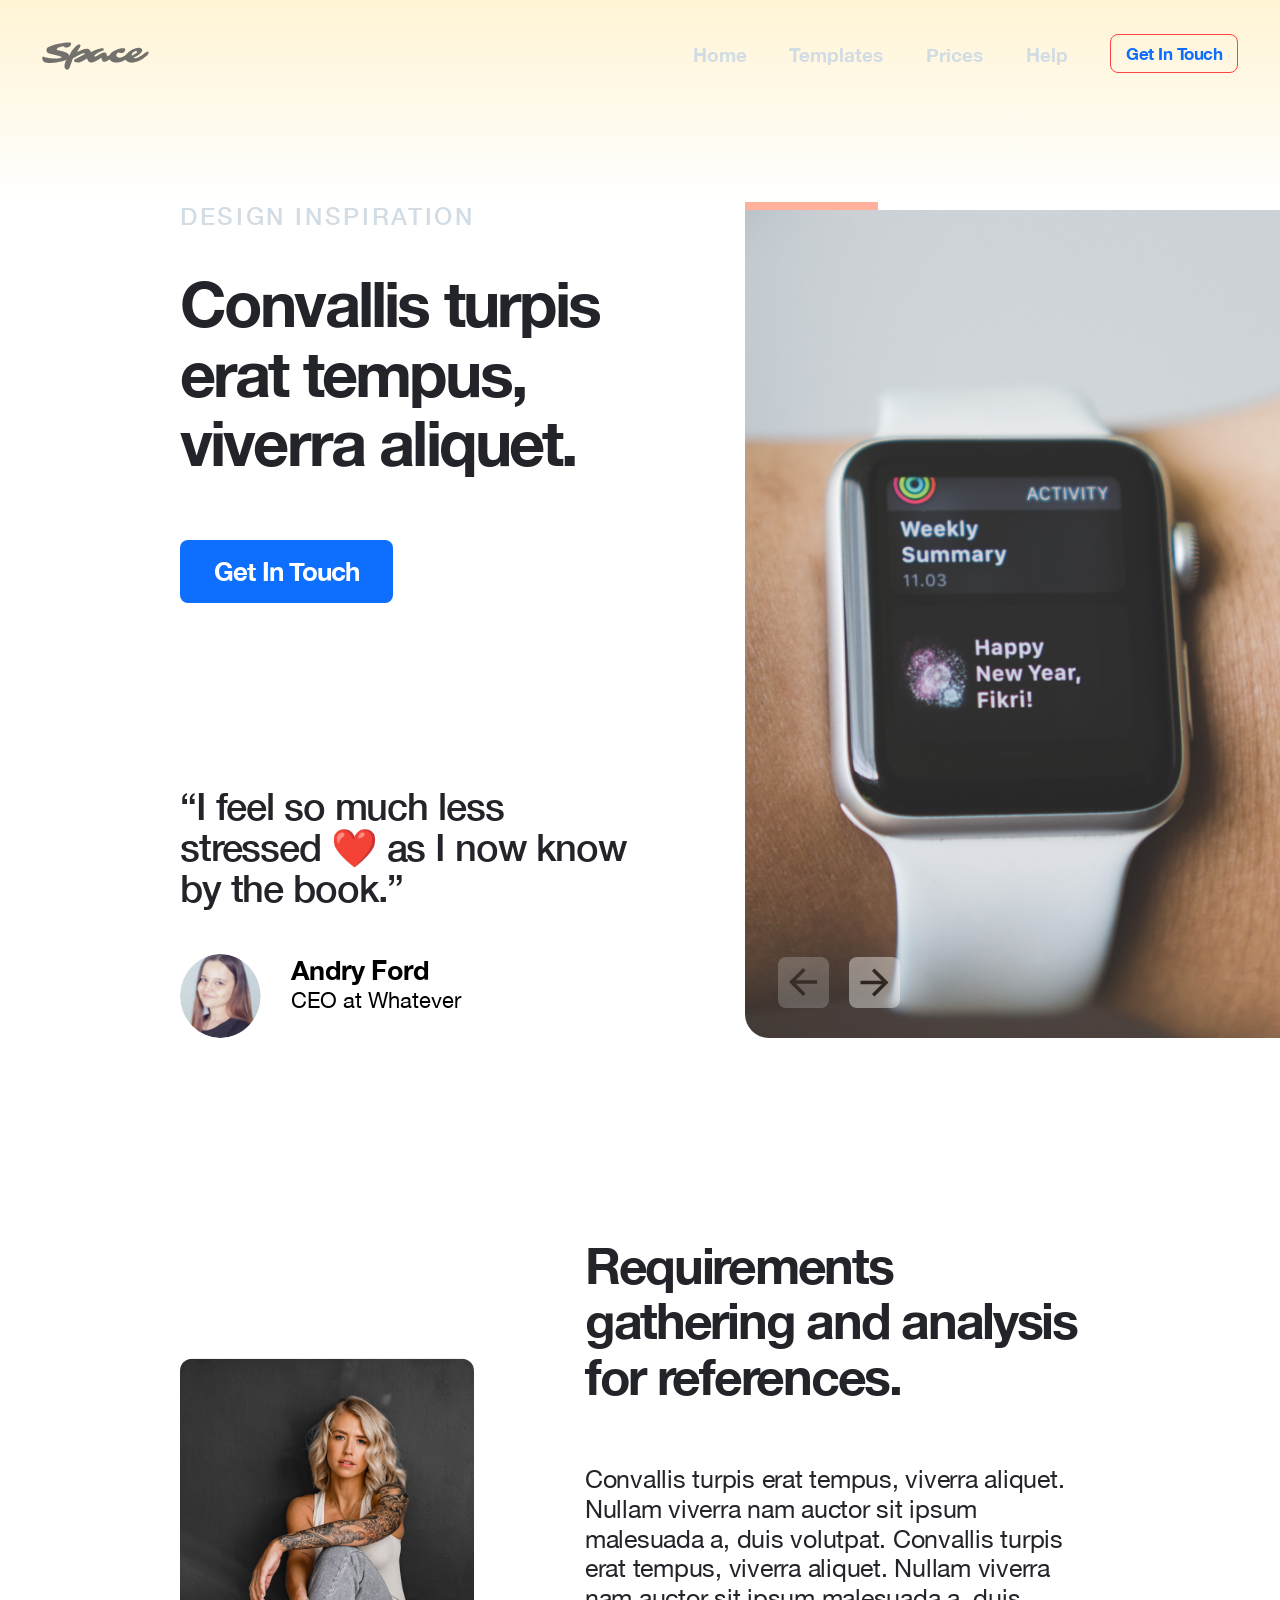
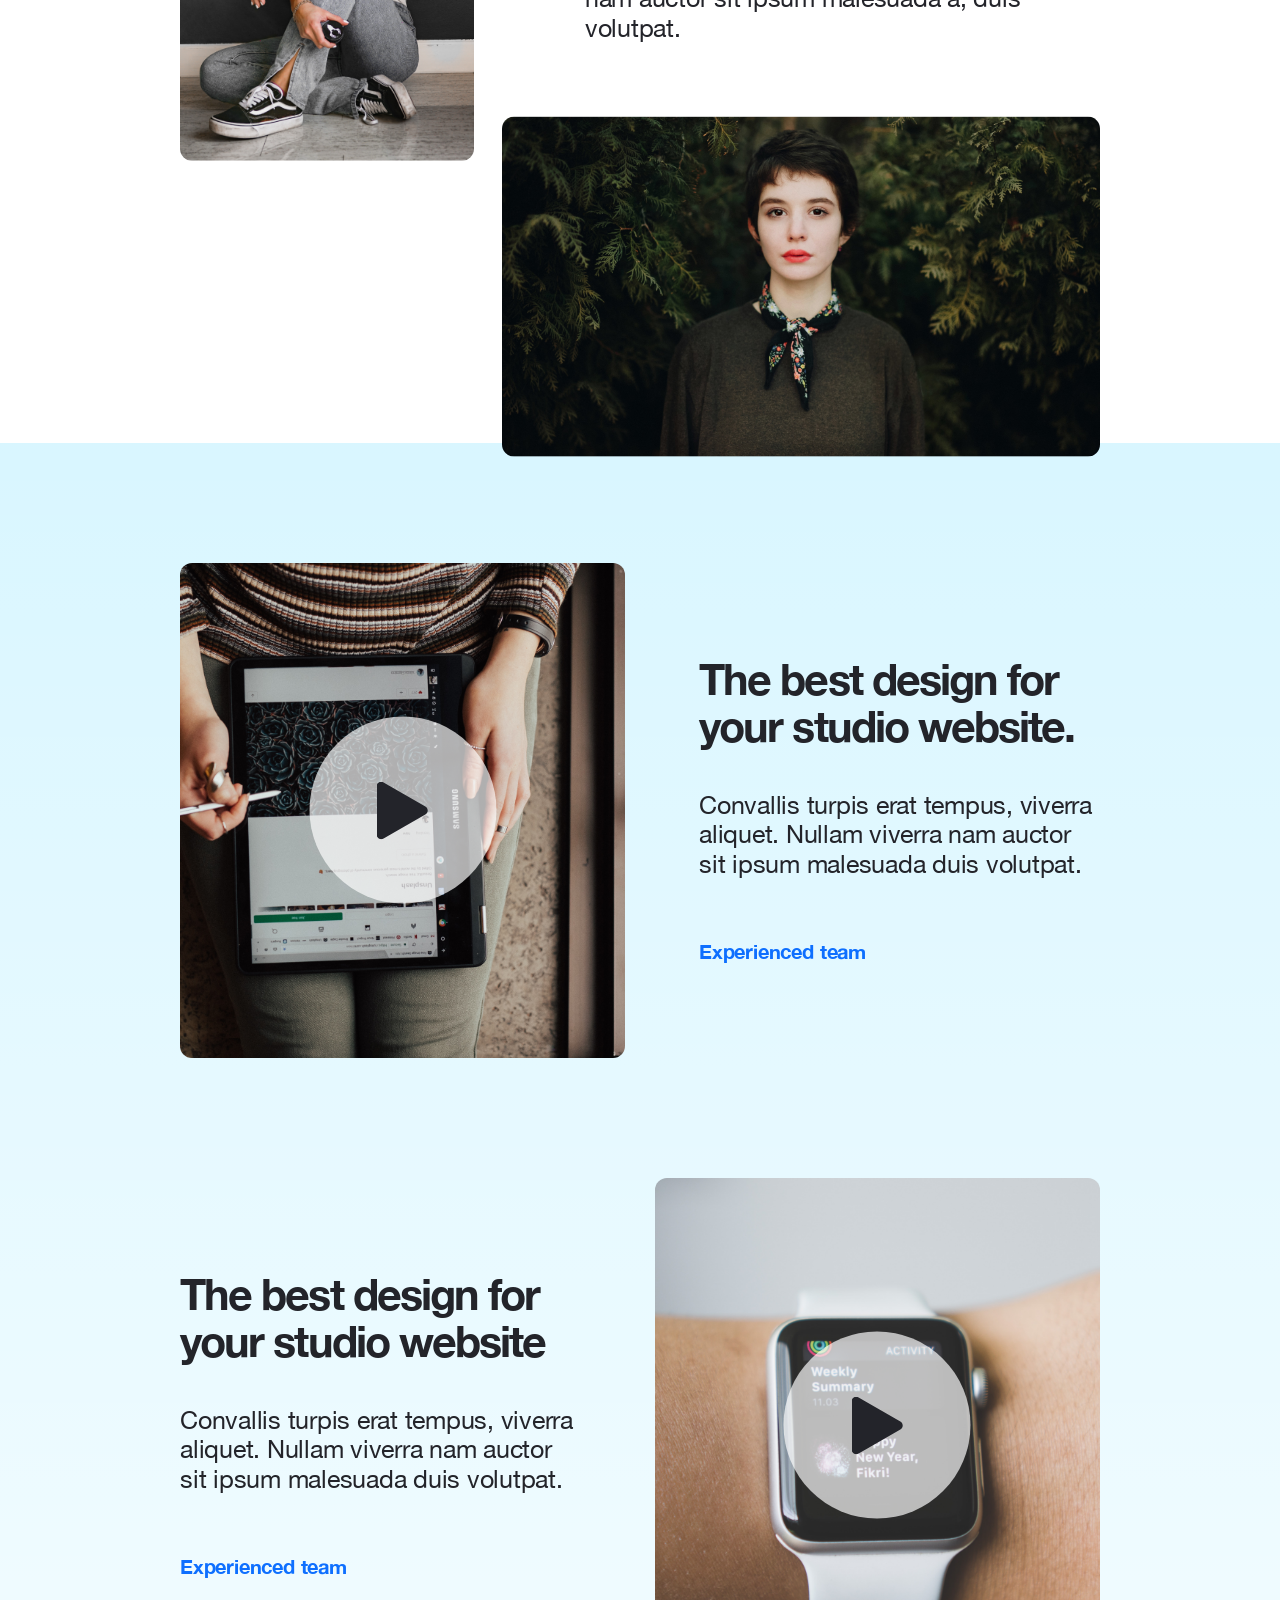
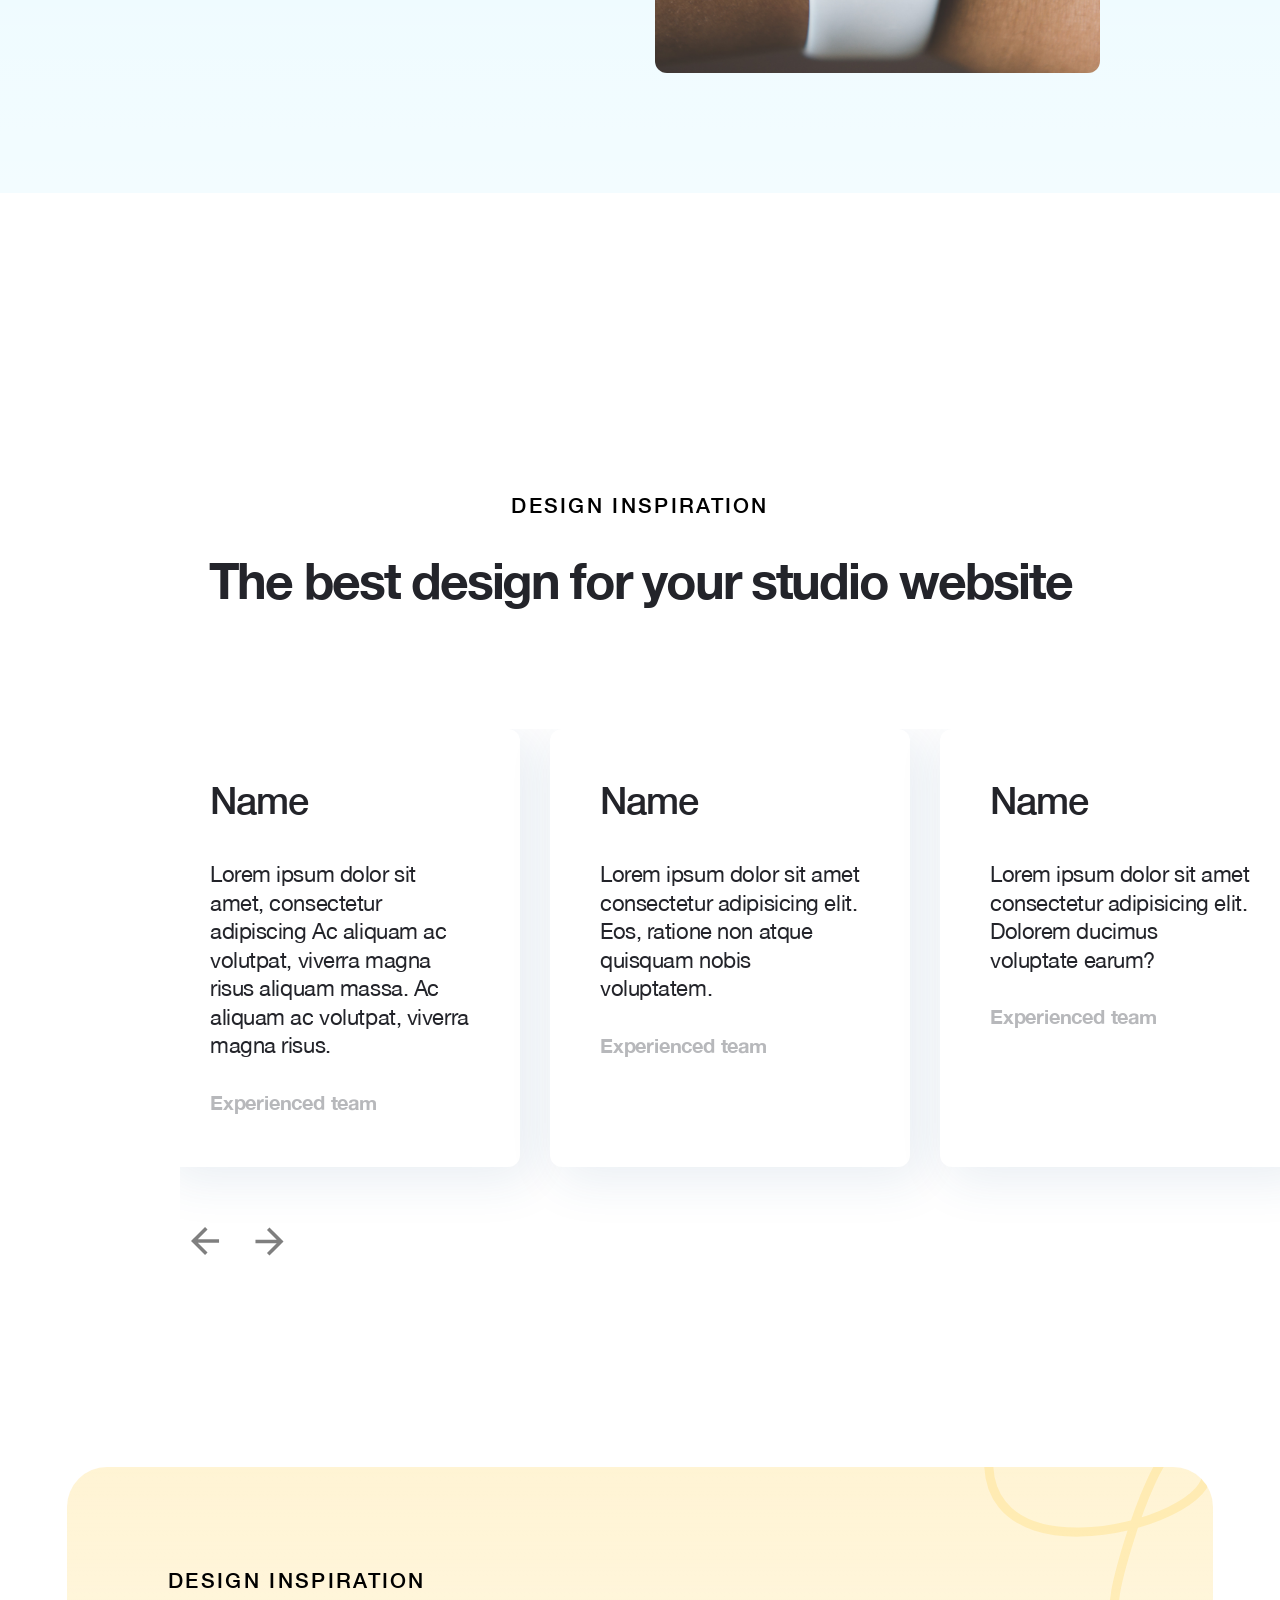
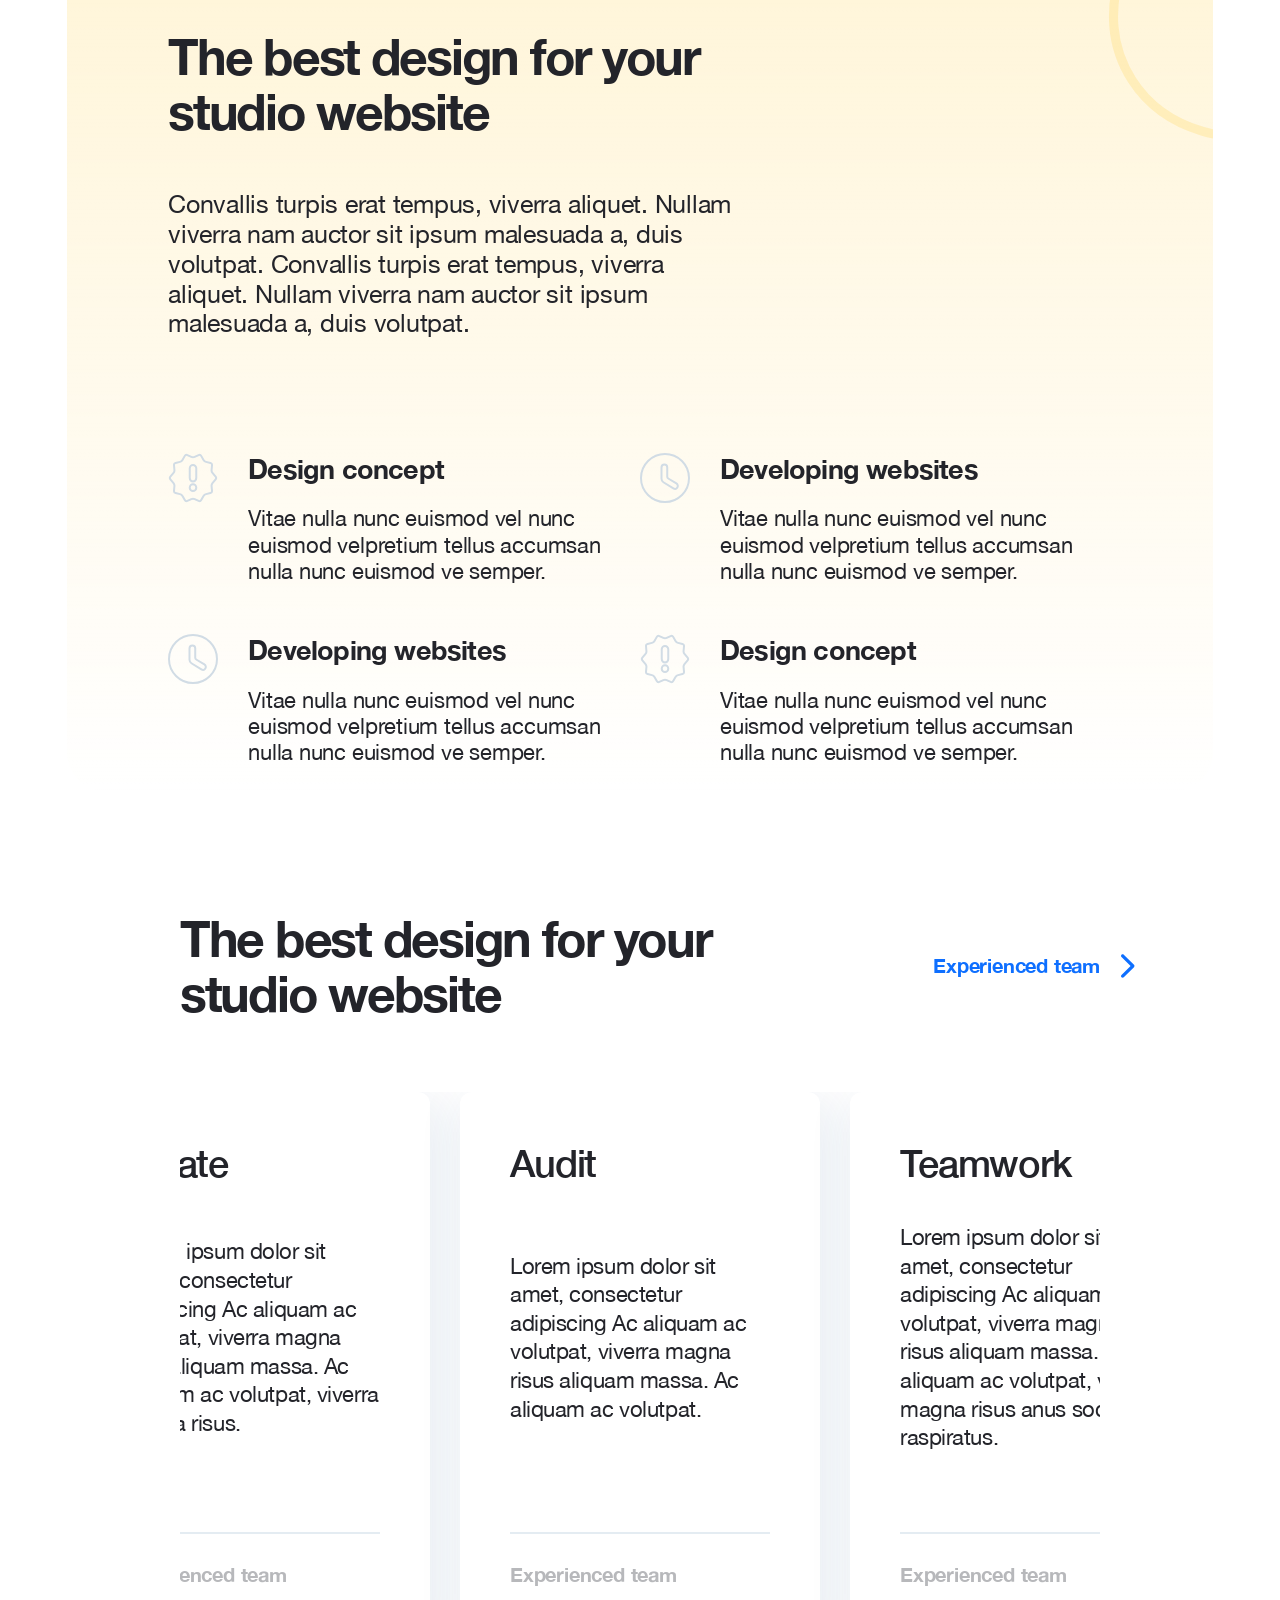
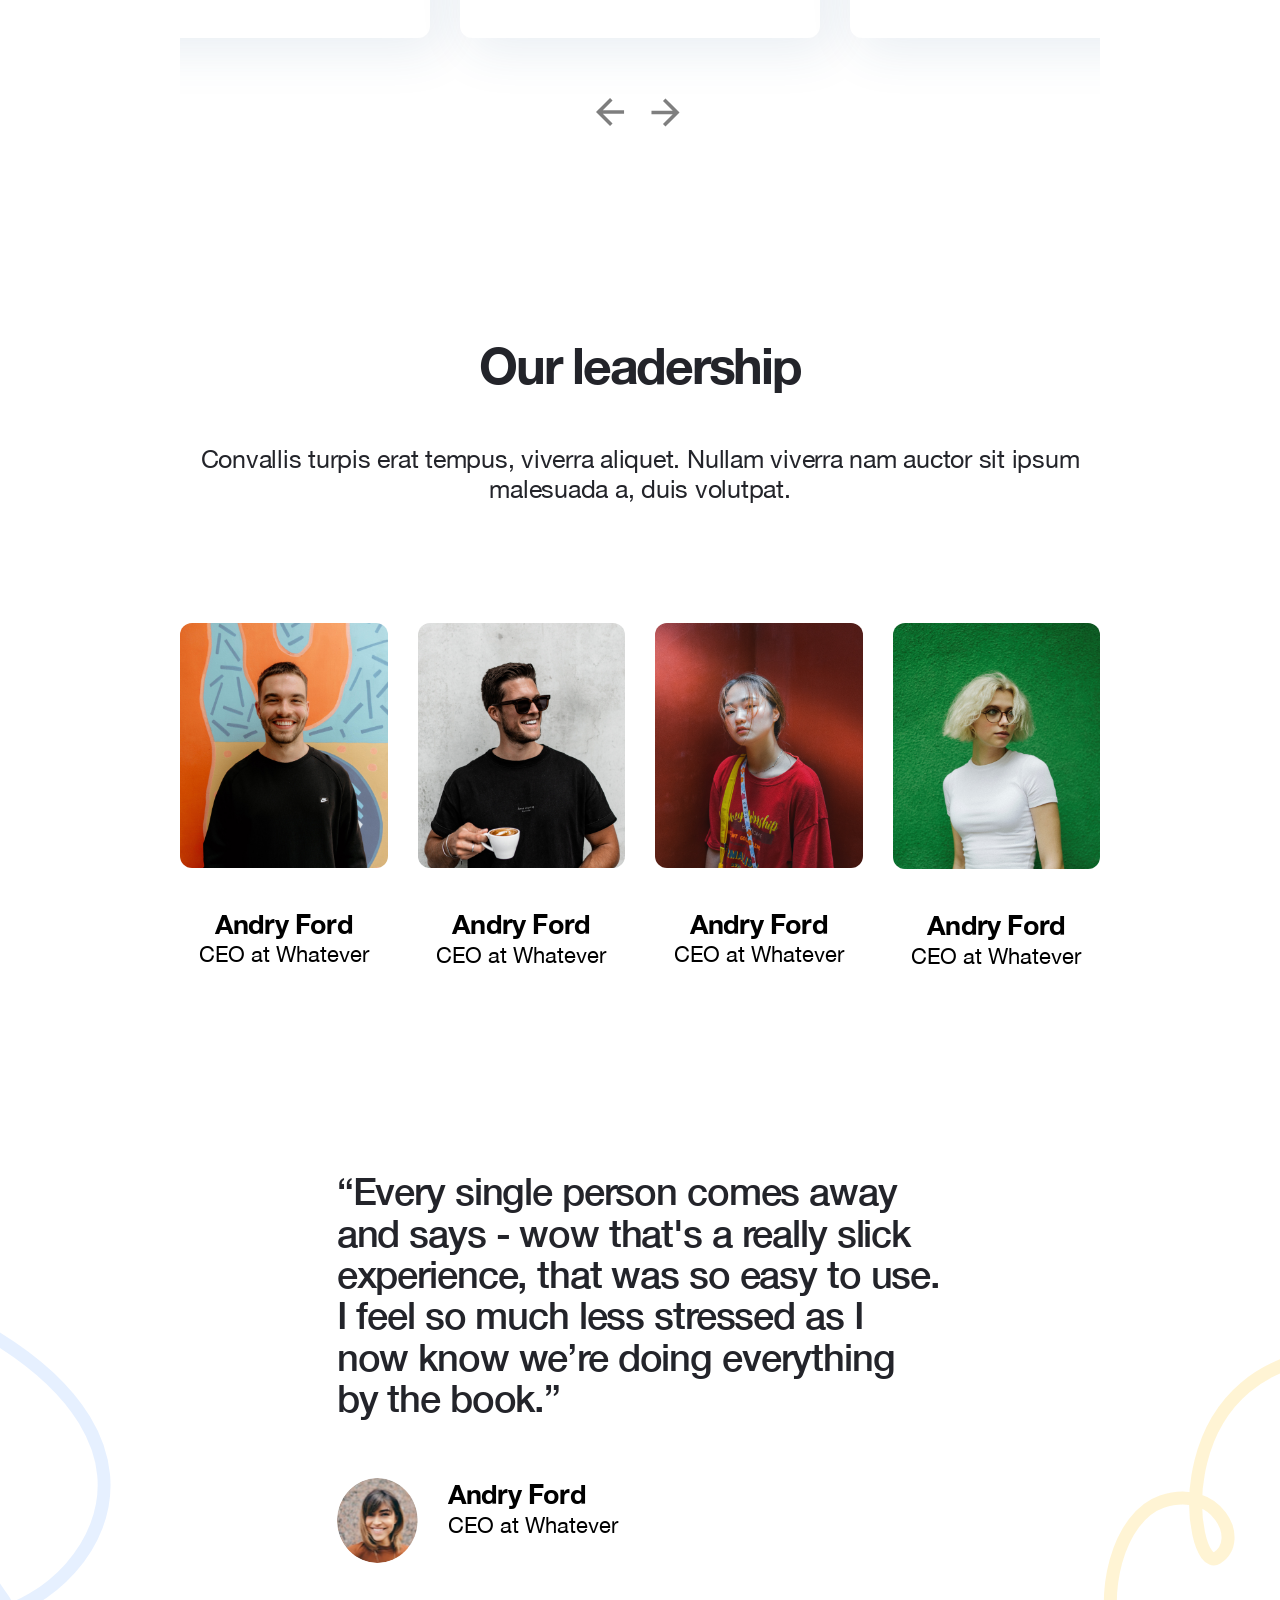
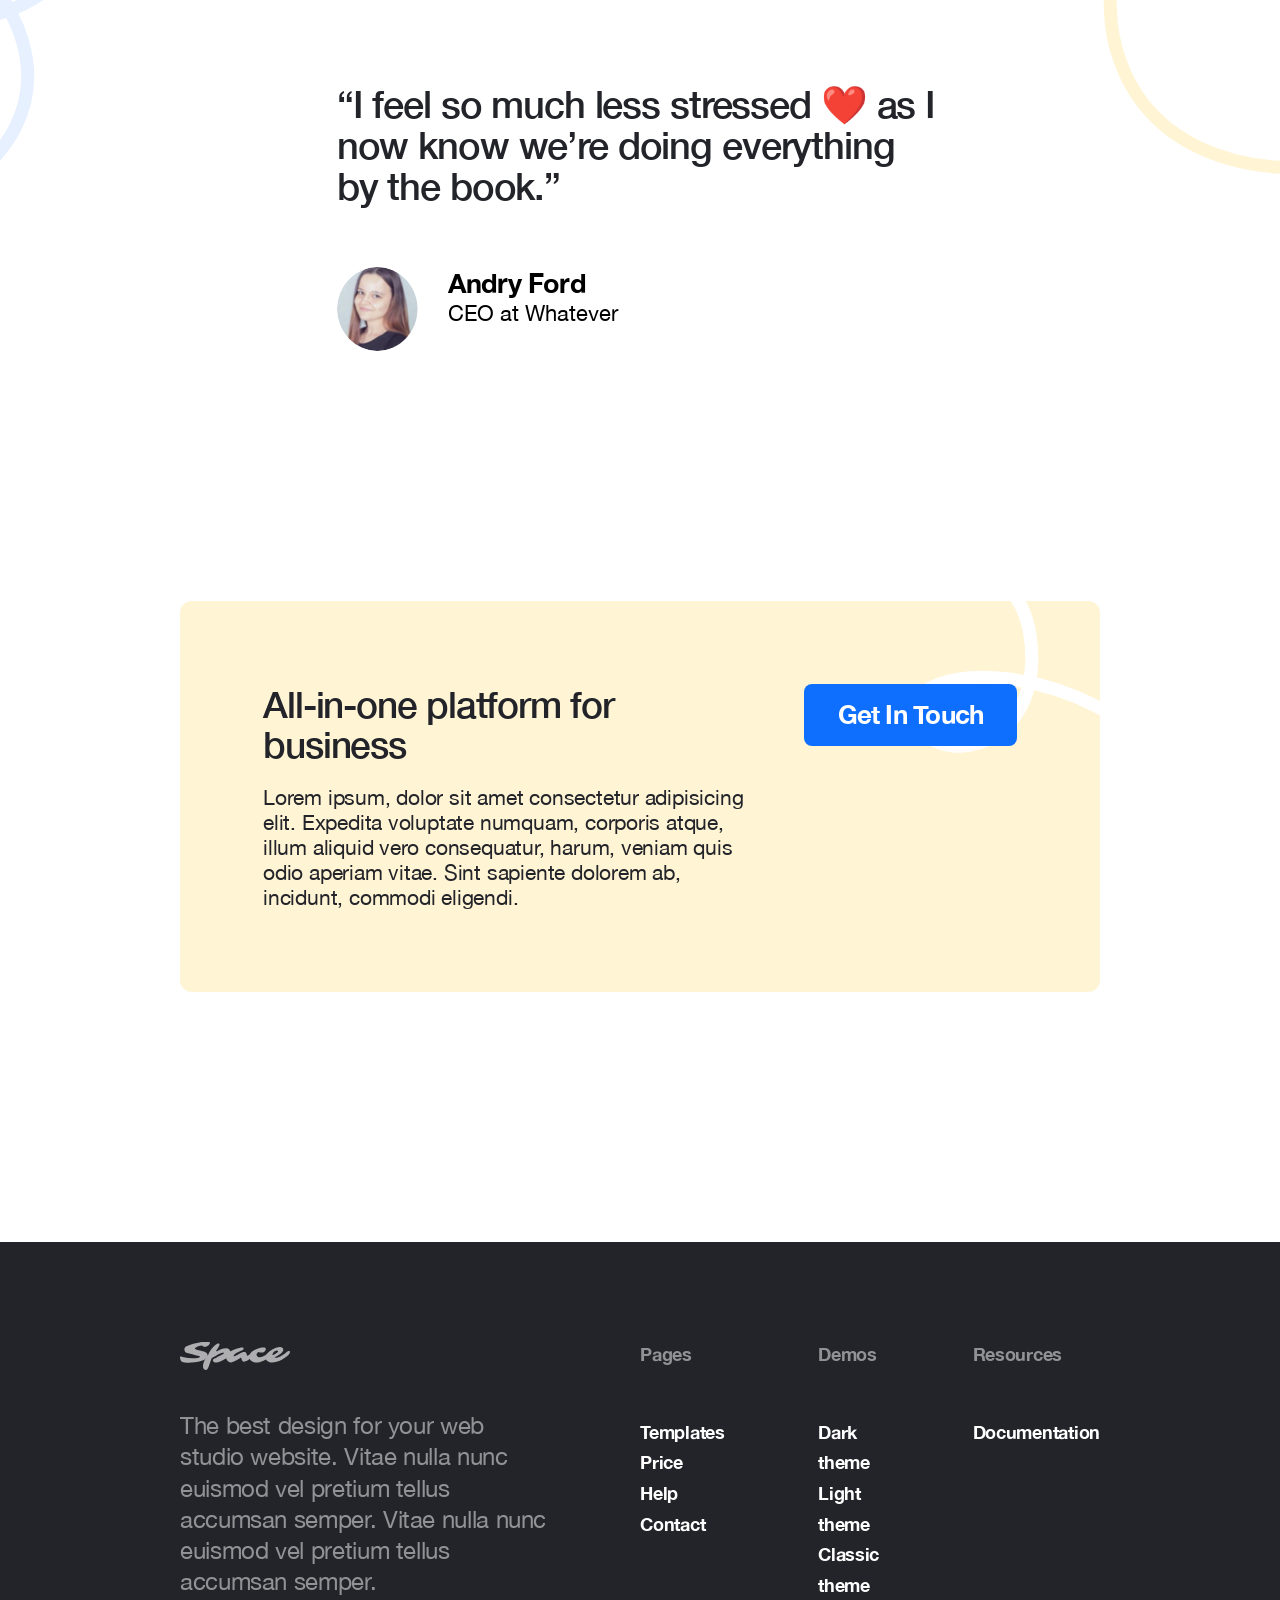
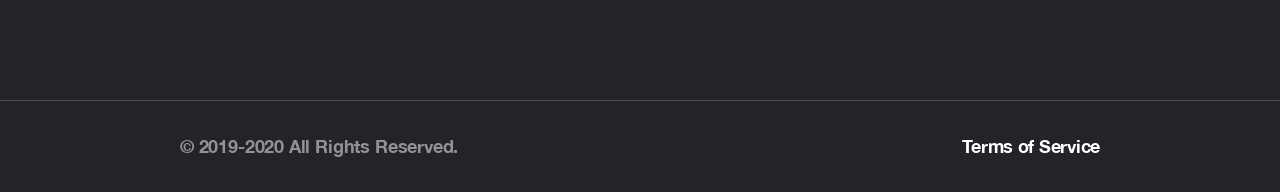
<file: index.html>
<!DOCTYPE html>
<html lang="en">
<head>
  <meta charset="UTF-8">
  <meta name="viewport" content="width=device-width, initial-scale=1.0">
  <link rel="stylesheet" href="css/styles.css" title="light">
  <link rel="alternate stylesheet" href="css/dark_theme.css" title="dark">
  <link rel="alternate stylesheet" href="css/classic_theme.css" title="classic">
  <title>Document</title>
</head>
<body>
  <div class="wrapper">
    <nav class="nav">
      <a href="" class="nav__logo logo">
        <img src="img/logo_black.svg" alt="">
      </a>
      <div class="nav__menu-icon">
        <span></span>
      </div>
      <div class="nav__menu">
        <ul>
          <li class="nav__menu-item"><a href="">Home</a></li>
          <li class="nav__menu-item"><a href="#templates">Templates</a></li>
          <li class="nav__menu-item"><a href="#prices">Prices</a></li>
          <li class="nav__menu-item"><a href="#help">Help</a></li>
          <li class="nav__menu-item"><a class="nav__get_in_touch-btn get_in_touch-btn" href="#">Get In Touch</a></li>
        </ul>
      </div>
    </nav>
    <div class="main">
      <section class="section1">
        <div class="container">
          <div class="section1__text-block animated">
            <div class="section1__top-text">
              <h3 class="section1__pre-heading pre-heading animated">design inspiration</h3>
              <h1 class="section1__heading big-text">Convallis turpis erat tempus, viverra aliquet.</h1>
              <a href="#" class="section1__get_in_touch-btn get_in_touch-btn">Get In Touch</a>
            </div>
            <div class="section1__review">
              <p class="section1__review-text medium-text">“I feel so much less stressed ❤️ as I now know by the book.”</p>
              <div class="section1__reviewer">
                <div class="section1__reviewer-avatar reviewer-avatar">
                  <img src="img/section1/ellipse-avatar.png" alt="">
                </div>
                <h3 class="section1__reviewer-info reviewer-info"><span>Andry Ford</span><br>CEO at Whatever</h3>
              </div>
            </div>
          </div>
          <div class="section1__slider">
            <div class="section1__slider-img">
              <img src="img/section1/slider1.jpg" alt="">
            </div>
            <div class="section1__slider-img">
              <img src="img/section1/slider2.jpg" alt="">
            </div>
            <div class="section1__slider-img">
              <img src="img/section1/slider3.jpg" alt="">
            </div>
            <div class="section1__slider-img">
              <img src="img/section1/slider4.jpg" alt="">
            </div>
          </div>
        </div>
      </section>
      <section class="section2" id="templates">
        <div class="section2-1 animated">
          <div class="container">
            <div class="section2__block">
              <div class="section2__block-text">
                <h3 class="section2__heading big-text">Requirements gathering and analysis for references.</h3>
                <p class="section2__paragraph small-text">Convallis turpis erat tempus, viverra aliquet. Nullam viverra nam auctor sit ipsum malesuada a, duis volutpat. Convallis turpis erat tempus, viverra aliquet. Nullam viverra nam auctor sit ipsum malesuada a, duis volutpat.</p>
              </div>
              <div class="section2__block-visual">
                <div class="section2__block-img active">
                  <img src="img/section2/template1.png" alt="">
                </div>
                <div class="section2__block-img">
                  <img src="img/section2/template2.png" alt="">
                </div>
              </div>
            </div>
          </div>
        </div>
        <div class="section2-2">
          <div class="container">
            <div class="section2__block animated">
              <div class="section2__block-img">
                <button class="video_play-btn">
                  <img src="img/general/play_btn.svg" alt="">
                </button>
                <video preload="none" poster="img/section2/preview1.png" src="img/section2/video1.mp4"></video>
              </div>
              <div class="section2__block-text">
                <h3 class="section2__heading big-text">The best design for your studio website.</h3>
                <p class="section2__paragraph small-text">Convallis turpis erat tempus, viverra aliquet. Nullam viverra nam auctor sit ipsum malesuada duis volutpat.</p>
                <a href="#team" class="section2__link teamlink">Experienced team</a>
              </div>
            </div>
            <div class="section2__block animated">
              <div class="section2__block-img">
                <button class="video_play-btn">
                  <img src="img/general/play_btn.svg" alt="">
                </button>
                <video preload="none" poster="img/section2/preview2.png" src="img/section2/video.mp4"></video>
              </div>
              <div class="section2__block-text">
                <h3 class="section2__heading big-text">The best design for your studio website</h3>
                <p class="section2__paragraph small-text">Convallis turpis erat tempus, viverra aliquet. Nullam viverra nam auctor sit ipsum malesuada duis volutpat.</p>
                <a href="#team" class="section2__link teamlink">Experienced team</a>
              </div>
            </div>
          </div>
        </div>
      </section>
      <section class="section3" id="prices">
        <div class="section3-1">
          <div class="section3-1__block-text">
            <div class="container">
              <h3 class="section3__pre-heading pre-heading">design inspiration</h3>
              <h3 class="section3__heading big-text">The best design for your studio website</h3>
            </div>
          </div>
          <div class="section3-1__slider-wrapper animated">
            <div class="container">
              <div class="section3-1__slider">
                <div class="section3__card">
                  <h3 class="section3__card-heading medium-text">Name</h3>
                  <p class="section3__card-paragraph small-text">Lorem ipsum dolor sit amet consectetur adipisicing elit. Eos, ratione non atque quisquam nobis voluptatem.</p>
                  <a href="#team" class="section3__card-link teamlink">Experienced team</a>
                </div>
                <div class="section3__card">
                  <h3 class="section3__card-heading medium-text">Name</h3>
                  <p class="section3__card-paragraph small-text">Lorem ipsum dolor sit amet consectetur adipisicing elit. Dolorem ducimus voluptate earum?</p>
                  <a href="#team" class="section3__card-link teamlink">Experienced team</a>
                </div>
                <div class="section3__card">
                  <h3 class="section3__card-heading medium-text">Name</h3>
                  <p class="section3__card-paragraph small-text">Lorem ipsum dolor sit amet consectetur adipisicing.</p>
                  <a href="#team" class="section3__card-link teamlink">Experienced team</a>
                </div>
                <div class="section3__card">
                  <h3 class="section3__card-heading medium-text">Name</h3>
                  <p class="section3__card-paragraph small-text">Lorem ipsum dolor sit amet, consectetur adipiscing Ac aliquam ac volutpat, viverra magna risus aliquam massa. Ac aliquam ac volutpat, viverra magna risus.</p>
                  <a href="#team" class="section3__card-link teamlink">Experienced team</a>
                </div>
              </div>
            </div>
          </div>
        </div>
        <div class="section3-2">
          <div class="section3-2__top animated">
            <div class="container">
              <div class="section3-2__top-block-text">
                <h3 class="section3__pre-heading pre-heading">design inspiration</h3>
                <h3 class="section3__heading big-text">The best design for your studio website</h3>
                <p class="section3-2__paragraph small-text">Convallis turpis erat tempus, viverra aliquet. Nullam viverra nam auctor sit ipsum malesuada a, duis volutpat. Convallis turpis erat tempus, viverra aliquet. Nullam viverra nam auctor sit ipsum malesuada a, duis volutpat.</p>
              </div>
              <div class="section3-2__options">
                <div class="section3-2__option">
                  <div class="section3-2__option-img">
                    <img src="img/section3/option1.svg" alt="">
                  </div>
                  <div class="section3-2__option-text">
                    <h3 class="section3-2__option-heading">Design concept</h3>
                    <p class="section3-2__option-paragraph small-text">Vitae nulla nunc euismod vel nunc euismod velpretium tellus accumsan nulla nunc euismod ve semper.</p>
                  </div>
                </div>
                <div class="section3-2__option">
                  <div class="section3-2__option-img">
                    <img src="img/section3/option2.svg" alt="">
                  </div>
                  <div class="section3-2__option-text">
                    <h3 class="section3-2__option-heading">Developing websites</h3>
                    <p class="section3-2__option-paragraph small-text">Vitae nulla nunc euismod vel nunc euismod velpretium tellus accumsan nulla nunc euismod ve semper.</p>
                  </div>
                </div>
                <div class="section3-2__option">
                  <div class="section3-2__option-img">
                    <img src="img/section3/option2.svg" alt="">
                  </div>
                  <div class="section3-2__option-text">
                    <h3 class="section3-2__option-heading">Developing websites</h3>
                    <p class="section3-2__option-paragraph small-text">Vitae nulla nunc euismod vel nunc euismod velpretium tellus accumsan nulla nunc euismod ve semper.</p>
                  </div>
                </div>
                <div class="section3-2__option">
                  <div class="section3-2__option-img">
                    <img src="img/section3/option1.svg" alt="">
                  </div>
                  <div class="section3-2__option-text">
                    <h3 class="section3-2__option-heading">Design concept</h3>
                    <p class="section3-2__option-paragraph small-text">Vitae nulla nunc euismod vel nunc euismod velpretium tellus accumsan nulla nunc euismod ve semper.</p>
                  </div>
                </div>
              </div>
            </div>
          </div>
          <div class="section3-2__bottom">
            <div class="container">
              <div class="section3-2__bottom-text-block">
                <h3 class="section3-2__bottom-heading big-text">The best design for your studio website</h3>
                <a href="#team" class="section3-2__bottom-link teamlink">Experienced team</a>
              </div>
              <div class="section3-2__bottom-cards animated">
                <div class="section3__card">
                  <h3 class="section3__card-heading medium-text">Audit</h3>
                  <p class="section3__card-paragraph small-text">Lorem ipsum dolor sit amet, consectetur adipiscing Ac aliquam ac volutpat, viverra magna risus aliquam massa. Ac aliquam ac volutpat.</p>
                  <a href="#team" class="section3__card-link teamlink">Experienced team</a>
                </div>
                <div class="section3__card">
                  <h3 class="section3__card-heading medium-text">Teamwork</h3>
                  <p class="section3__card-paragraph small-text">Lorem ipsum dolor sit amet, consectetur adipiscing Ac aliquam ac volutpat, viverra magna risus aliquam massa. Ac aliquam ac volutpat, viverra magna risus anus sochte raspiratus.</p>
                  <a href="#team" class="section3__card-link teamlink">Experienced team</a>
                </div>
                <div class="section3__card">
                  <h3 class="section3__card-heading medium-text">Create</h3>
                  <p class="section3__card-paragraph small-text">Lorem ipsum dolor sit amet, consectetur adipiscing Ac aliquam ac volutpat, viverra magna risus aliquam massa. Ac aliquam ac volutpat, viverra magna risus.</p>
                  <a href="#team" class="section3__card-link teamlink">Experienced team</a>
                </div>
              </div>
            </div>
          </div>
        </div>
      </section>
      <section class="section4" id="team">
        <div class="section4-1 animated">
          <div class="container">
            <div class="section4-1__text-block">
              <h3 class="section4__heading big-text">Our leadership</h3>
              <p class="section4-1__paragraph small-text">Convallis turpis erat tempus, viverra aliquet. Nullam viverra nam auctor sit ipsum malesuada a, duis volutpat.</p>
            </div>
            <div class="section4-1__cards">
              <div class="section4-1__card">
                <div class="section4-1__card-visual">
                  <img src="img/section4/team1.jpg" alt="">
                </div>
                <h3 class="section4-1__card-text reviewer-info"><span>Andry Ford</span><br>CEO at Whatever</h3>
              </div>
              <div class="section4-1__card">
                <div class="section4-1__card-visual">
                  <img src="img/section4/team2.jpg" alt="">
                </div>
                <h3 class="section4-1__card-text reviewer-info"><span>Andry Ford</span><br>CEO at Whatever</h3>
              </div>
              <div class="section4-1__card">
                <div class="section4-1__card-visual">
                  <img src="img/section4/team3.jpg" alt="">
                </div>
                <h3 class="section4-1__card-text reviewer-info"><span>Andry Ford</span><br>CEO at Whatever</h3>
              </div>
              <div class="section4-1__card">
                <div class="section4-1__card-visual">
                  <img src="img/section4/team4.jpg" alt="">
                </div>
                <h3 class="section4-1__card-text reviewer-info"><span>Andry Ford</span><br>CEO at Whatever</h3>
              </div>
            </div>
          </div>
        </div>
        <div class="section4-2 animated">
          <div class="container animated">
            <div class="section4-2__review">
              <p class="section4-2__review-text medium-text">“Every single person comes away and says - wow that's a really slick experience, that was so easy to use. I feel so much less stressed as I now know we’re doing everything by the book.”</p>
              <div class="section4-2__reviewer">
                <div class="section4-2__reviewer-avatar reviewer-avatar">
                  <img src="img/section4/avatar1.png" alt="">
                </div>
                <h3 class="section4-2__reviewer-info reviewer-info"><span>Andry Ford</span><br>CEO at Whatever</h3>
              </div>
            </div>
            <div class="section4-2__review">
              <p class="section4-2__review-text medium-text">“I feel so much less stressed ❤️ as I now know we’re doing everything by the book.”</p>
              <div class="section4-2__reviewer">
                <div class="section4-2__reviewer-avatar reviewer-avatar">
                  <img src="img/section4/avatar2.png" alt="">
                </div>
                <h3 class="section4-2__reviewer-info reviewer-info"><span>Andry Ford</span><br>CEO at Whatever</h3>
              </div>
            </div>
          </div>
        </div>
      </section>
      <section class="section5" id="help">
        <div class="container">
          <div class="section5__content">
            <div class="section5__block-text">
              <h3 class="section5__heading medium-text">All-in-one platform for business</h3>
              <p class="section5__paragraph small-text">Lorem ipsum, dolor sit amet consectetur adipisicing elit. Expedita voluptate numquam, corporis atque, illum aliquid vero consequatur, harum, veniam quis odio aperiam vitae. Sint sapiente dolorem ab, incidunt, commodi eligendi.</p>
            </div>
            <a href="#" class="section5__get_in_touch-btn get_in_touch-btn">Get In Touch</a>
          </div>
        </div>
      </section>
    </div>
    <div class="contact">
      <form action="#" class="contact__form">
        <a href="#" class="form__close"></a>
        <label for="form__email" class="form__label medium-text">Enter your email</label>
        <input type="email" placeholder="Email" required name="form__email" id="form__email" class="form__input">
        <label for="form__text" class="form__label medium-text">Send us your message</label>
        <textarea placeholder="Type here" required name="form__text" id="form__text" class="form__input small-text"></textarea>
        <button type="submit" class="form__button">Send</button>
      </form>
    </div>
    <footer class="footer">
      <div class="footer__topsec">
        <div class="container">
          <div class="footer__brand-text_block footer__block">
            <a href="" class="footer__logo logo">
              <img src="img/logo_white.svg" alt="">
            </a>
            <p class="footer__text">The best design for your web studio website. Vitae nulla nunc euismod vel pretium tellus accumsan semper. Vitae nulla nunc euismod vel pretium tellus accumsan semper.</p>
          </div>
          <div class="footer__link_block1 footer__block">
            <h3 class="footer__text">Pages</h3>
            <a href="#" class="footer__link footer__text">Templates</a>
            <a href="#" class="footer__link footer__text">Price</a>
            <a href="#" class="footer__link footer__text">Help</a>
            <a href="#" class="footer__link footer__text">Contact</a>
          </div>
          <div class="footer__link_block2 footer__block">
            <h3 class="footer__text">Demos</h3>
            <a href="#" class="footer__link footer__text theme_changer" onclick="style_switch_to('dark')">Dark theme</a>
            <a href="#" class="footer__link footer__text theme_changer" onclick="style_switch_to('light')">Light theme</a>
            <a href="#" class="footer__link footer__text theme_changer" onclick="style_switch_to('classic')">Classic theme</a>
          </div>
          <div class="footer__link_block3 footer__block">
            <h3 class="footer__text">Resources</h3>
            <a href="#" class="footer__link footer__text">Documentation</a>
          </div>
        </div>
      </div>
      <div class="footer__botsec">
        <div class="container">
          <p>© 2019-2020 All Rights Reserved.</p>
          <a href="#" class="footer__link footer__text">Terms of Service</a>
        </div>
      </div>
    </footer>
  </div>



  <script src="https://ajax.googleapis.com/ajax/libs/jquery/3.6.0/jquery.min.js"></script>
  <script src="js/slick.min.js"></script>
  <script src="js/slider.js"></script>
  <script src="js/script.js"></script>
  <script src="js/animation.js"></script>
  <script src="js/theme_switcher.js"></script>
</body>
</html>
</file>
<file: css/styles.css>
@charset "UTF-8";
/* Import */
@font-face {
  font-family: "Helvetica Neue";
  src: url("../fonts/HelveticaNeue.eot") format("embedded-opentype"), url("../fonts/HelveticaNeue.woff") format("woff"), url("../fonts/HelveticaNeue.svg") format("svg"), url("../fonts/HelveticaNeue.ttf") format("truetype");
  font-style: normal;
  font-weight: normal; }

@font-face {
  font-family: "Helvetica Neue";
  src: url("../fonts/HelveticaNeue-Medium.eot") format("embedded-opentype"), url("../fonts/HelveticaNeue-Medium.woff") format("woff"), url("../fonts/HelveticaNeue-Medium.svg") format("svg"), url("../fonts/HelveticaNeue-Medium.ttf") format("truetype");
  font-style: normal;
  font-weight: 500; }

@font-face {
  font-family: "Helvetica Neue";
  src: url("../fonts/HelveticaNeue-Bold.eot") format("embedded-opentype"), url("../fonts/HelveticaNeue-Bold.woff") format("woff"), url("../fonts/HelveticaNeue-Bold.svg") format("svg"), url("../fonts/HelveticaNeue-Bold.ttf") format("truetype");
  font-style: normal;
  font-weight: 700; }

/* Обнуление стилей */
* {
  padding: 0;
  margin: 0;
  border: 0; }

*, *:before, *:after {
  -webkit-box-sizing: border-box;
  -moz-box-sizing: border-box;
  box-sizing: border-box; }

:focus, :active {
  outline: none; }

a:focus, a:active {
  outline: none; }

nav, footer, header, aside {
  display: block; }

html, body {
  height: 100%;
  width: 100%;
  font-size: 100%;
  line-height: 1;
  font-size: 14px;
  -ms-text-size-adjust: 100%;
  -moz-text-size-adjust: 100%;
  -webkit-text-size-adjust: 100%; }

input, button, textarea {
  font-family: inherit; }

input::-ms-clear {
  display: none; }

button {
  cursor: pointer; }

button::-moz-focus-inner {
  padding: 0;
  border: 0; }

a, a:visited {
  text-decoration: none; }

a:hover {
  text-decoration: none; }

ul li {
  list-style: none; }

img {
  vertical-align: top; }

h1, h2, h3, h4, h5, h6 {
  font-size: inherit;
  font-weight: 400; }

/*-------------------------*/
/* General */
body {
  font-family: "Helvetica Neue"; }

.wrapper {
  display: -webkit-box;
  display: -ms-flexbox;
  display: flex;
  -webkit-box-orient: vertical;
  -webkit-box-direction: normal;
  -ms-flex-direction: column;
  flex-direction: column;
  min-height: 100%;
  overflow-x: hidden; }

.container {
  padding: 0 14.0625%; }

.pre-heading {
  font-weight: 500;
  line-height: 120%;
  letter-spacing: 0.11em;
  text-transform: uppercase; }

.big-text {
  font-weight: 700;
  line-height: 110%;
  letter-spacing: -0.045em;
  color: #23242A; }

.medium-text {
  font-weight: 500;
  line-height: 110%;
  letter-spacing: -0.03em;
  color: #23242A; }

.small-text {
  line-height: 120%;
  letter-spacing: -0.01em;
  color: #23242A; }

.teamlink {
  font-weight: 700;
  line-height: 135%;
  letter-spacing: -0.01em;
  text-decoration: none;
  font-size: calc(18px + 3 * ((100vw - 320px) / 1600));
  color: #0E6FFF; }
  .teamlink:hover {
    text-decoration: underline; }

.slick-list {
  min-width: 100%;
  min-height: 100%;
  overflow: hidden; }

.slick-track {
  display: -webkit-box;
  display: -ms-flexbox;
  display: flex;
  min-width: 100%;
  min-height: 100%; }

.logo img {
  max-width: 110px;
  max-height: 28px;
  -o-object-fit: cover;
  object-fit: cover; }

.get_in_touch-btn {
  font-size: calc(20px + 10 * ((100vw - 320px) / 1600));
  line-height: 120%;
  letter-spacing: -0.03em;
  font-weight: 700;
  color: #fff;
  background: #0E6FFF;
  border-radius: 8px; }
  .get_in_touch-btn:hover {
    -webkit-box-shadow: 0px 1px 7px 1px #000;
    box-shadow: 0px 1px 7px 1px #000; }

.reviewer-avatar {
  max-width: 5.8em;
  max-height: 6.1em; }
  .reviewer-avatar img {
    width: 100%;
    height: 100%;
    -o-object-fit: cover;
    object-fit: cover;
    border-radius: 50%; }

.reviewer-info {
  margin-left: 30px;
  font-size: calc(19px + 5 * ((100vw - 320px) / 1600));
  line-height: 130%; }
  .reviewer-info span {
    font-weight: 700;
    font-size: calc(22px + 8 * ((100vw - 320px) / 1600));
    line-height: 120%;
    letter-spacing: -0.03em; }

.contact {
  position: fixed;
  display: -webkit-box;
  display: -ms-flexbox;
  display: flex;
  width: 100vw;
  height: 100vh;
  background: rgba(0, 0, 0, 0.6);
  -webkit-box-align: center;
  -ms-flex-align: center;
  align-items: center;
  -webkit-box-pack: center;
  -ms-flex-pack: center;
  justify-content: center;
  padding: 30px;
  z-index: 99;
  visibility: hidden;
  opacity: 0;
  -webkit-transition: 0.6s ease;
  -o-transition: 0.6s ease;
  transition: 0.6s ease;
  overflow: scroll; }
  .contact.active {
    visibility: visible;
    opacity: 1; }

.contact__form {
  display: -webkit-box;
  display: -ms-flexbox;
  display: flex;
  position: absolute;
  -webkit-box-orient: vertical;
  -webkit-box-direction: normal;
  -ms-flex-flow: column nowrap;
  flex-flow: column nowrap;
  background: #E4ECF2;
  padding: 70px;
  border-radius: 12px;
  z-index: 100; }

.form__label {
  font-size: calc(22px + 10 * ((100vw - 320px) / 1600)); }

.form__input {
  font-size: calc(16px + 4 * ((100vw - 320px) / 1600));
  -webkit-box-shadow: inset 0 0 0 100vw rgba(255, 201, 40, 0.4);
  box-shadow: inset 0 0 0 100vw rgba(255, 201, 40, 0.4);
  border-radius: 0.2em;
  padding: 25px;
  margin: 15px 0 60px; }
  .form__input:focus {
    -webkit-box-shadow: inset 0 0 0 100vw #fff;
    box-shadow: inset 0 0 0 100vw #fff; }

.form__button {
  font-size: calc(18px + 4 * ((100vw - 320px) / 1600));
  -ms-flex-item-align: start;
  -ms-grid-row-align: start;
  align-self: start;
  padding: 0.7em 2.1em;
  line-height: 120%;
  letter-spacing: -0.03em;
  font-weight: 700;
  color: #fff;
  background: #0E6FFF;
  border-radius: 6px;
  -webkit-box-shadow: 0px 7px 0px 0px #002863;
  box-shadow: 0px 7px 0px 0px #002863;
  -webkit-transition: 0.4s ease;
  -o-transition: 0.4s ease;
  transition: 0.4s ease; }
  .form__button:hover, .form__button:focus {
    -webkit-box-shadow: none;
    box-shadow: none;
    -webkit-transform: translateY(7px);
    -ms-transform: translateY(7px);
    transform: translateY(7px); }

.form__close {
  position: absolute;
  display: block;
  right: 70px;
  width: 30px;
  height: 30px; }
  .form__close:before {
    content: "";
    position: absolute;
    left: 0;
    top: 50%;
    display: block;
    border: 1px solid #FF4242;
    width: 30px;
    -webkit-transform: rotate(45deg);
    -ms-transform: rotate(45deg);
    transform: rotate(45deg); }
  .form__close:after {
    content: "";
    position: absolute;
    left: 0;
    top: 50%;
    display: block;
    border: 1px solid #FF4242;
    width: 30px;
    -webkit-transform: rotate(-45deg);
    -ms-transform: rotate(-45deg);
    transform: rotate(-45deg); }

#form__text {
  min-width: 40vw;
  height: 30vh;
  resize: none; }

/****** nav ******/
.nav {
  display: -webkit-box;
  display: -ms-flexbox;
  display: flex;
  width: 100%;
  -webkit-box-pack: justify;
  -ms-flex-pack: justify;
  justify-content: space-between;
  padding: 42px 42px 132px 42px;
  z-index: 15;
  background: -webkit-gradient(linear, left bottom, left top, from(#fff), to(rgba(255, 255, 255, 0))), #FFF4D4;
  background: -webkit-linear-gradient(bottom, #fff 0%, rgba(255, 255, 255, 0) 100%), #FFF4D4;
  background: -o-linear-gradient(bottom, #fff 0%, rgba(255, 255, 255, 0) 100%), #FFF4D4;
  background: linear-gradient(360deg, #fff 0%, rgba(255, 255, 255, 0) 100%), #FFF4D4; }

.nav__menu ul {
  display: -webkit-box;
  display: -ms-flexbox;
  display: flex; }

.nav__menu-item {
  font-size: calc(17px + 4 * ((100vw - 320px) / 1600)); }
  .nav__menu-item a {
    font-weight: 700;
    line-height: 135%;
    color: #D1DCE5;
    -webkit-transition: 0.3s;
    -o-transition: 0.3s;
    transition: 0.3s; }
    .nav__menu-item a:hover {
      color: #0E6FFF; }
  .nav__menu-item:not(.nav__menu-item:first-child) {
    margin-left: 2.2em; }
  .nav__menu-item .nav__get_in_touch-btn {
    padding: 8px 15px;
    font-size: calc(16px + 2 * ((100vw - 320px) / 1600));
    color: #0E6FFF;
    background: transparent;
    border: 1px solid #FF4242; }
    .nav__menu-item .nav__get_in_touch-btn:hover {
      color: #fff;
      background: #0E6FFF;
      border: 1px solid #0E6FFF;
      -webkit-box-shadow: none;
      box-shadow: none; }

.nav__menu-icon {
  display: none; }

body.active {
  overflow: hidden; }

.nav__menu.active {
  -webkit-transform: translateX(0%);
  -ms-transform: translateX(0%);
  transform: translateX(0%);
  background: rgba(35, 36, 42, 0.8); }

.nav__menu-icon.active:before {
  top: 50%;
  -webkit-transform: translateY(-50%) rotate(-45deg);
  -ms-transform: translateY(-50%) rotate(-45deg);
  transform: translateY(-50%) rotate(-45deg); }

.nav__menu-icon.active:after {
  bottom: 50%;
  -webkit-transform: translateY(50%) rotate(45deg);
  -ms-transform: translateY(50%) rotate(45deg);
  transform: translateY(50%) rotate(45deg); }

.nav__menu-icon.active span {
  -webkit-transform: scale(0);
  -ms-transform: scale(0);
  transform: scale(0); }

/******* Main *******/
.main {
  display: -webkit-box;
  display: -ms-flexbox;
  display: flex;
  position: relative;
  -webkit-box-orient: vertical;
  -webkit-box-direction: normal;
  -ms-flex-direction: column;
  flex-direction: column;
  min-height: 100%; }

/*** section 1 ***/
.section1 .container {
  display: -webkit-box;
  display: -ms-flexbox;
  display: flex;
  position: relative;
  max-height: 100%;
  -webkit-box-pack: justify;
  -ms-flex-pack: justify;
  justify-content: space-between;
  padding-right: 0; }

.section1__text-block {
  -webkit-box-flex: 0;
  -ms-flex: 0 0 43%;
  flex: 0 0 43%;
  margin-right: 8.33333%;
  /* animation */
  -webkit-transform: translateY(-150px);
  -ms-transform: translateY(-150px);
  transform: translateY(-150px);
  opacity: 0;
  -webkit-transition-property: opacity , -webkit-transform;
  transition-property: opacity , -webkit-transform;
  -o-transition-property: transform , opacity;
  transition-property: transform , opacity;
  transition-property: transform , opacity , -webkit-transform;
  -webkit-transition: 0.5s 0.2s ease;
  -o-transition: 0.5s 0.2s ease;
  transition: 0.5s 0.2s ease; }
  .section1__text-block.active {
    opacity: 1;
    -webkit-transform: translateY(0px);
    -ms-transform: translateY(0px);
    transform: translateY(0px); }

.section1__pre-heading {
  margin-bottom: 1.6em;
  font-size: calc(21px + 5 * ((100vw - 320px) / 1600));
  color: #D1DCE5;
  /* animation */
  -webkit-transform: translateX(-150px);
  -ms-transform: translateX(-150px);
  transform: translateX(-150px);
  opacity: 0;
  -webkit-transition-property: opacity , -webkit-transform;
  transition-property: opacity , -webkit-transform;
  -o-transition-property: transform , opacity;
  transition-property: transform , opacity;
  transition-property: transform , opacity , -webkit-transform;
  -webkit-transition: 0.4s 0.5s ease;
  -o-transition: 0.4s 0.5s ease;
  transition: 0.4s 0.5s ease; }
  .section1__pre-heading.active {
    opacity: 1;
    -webkit-transform: translateY(0px);
    -ms-transform: translateY(0px);
    transform: translateY(0px); }

.section1__heading {
  font-size: calc(32px + 52 * ((100vw - 320px) / 1600)); }

.section1__get_in_touch-btn {
  display: inline-block;
  margin: 2.4em 0 7em;
  padding: 0.6em 1.3em; }

.section1__reviewer {
  display: -webkit-box;
  display: -ms-flexbox;
  display: flex;
  margin-top: 45px; }

.section1__review-text {
  font-size: calc(28px + 16 * ((100vw - 320px) / 1600)); }

.section1__slider.slick-slider {
  display: -webkit-box;
  display: -ms-flexbox;
  display: flex;
  -webkit-box-flex: 1;
  -ms-flex: 1 0 0px;
  flex: 1 0 0;
  position: relative;
  overflow: hidden; }
  .section1__slider.slick-slider .slick-list {
    border-radius: 0px 0px 0px 24px; }
  .section1__slider.slick-slider .slick-track {
    position: relative;
    height: 100%; }
  .section1__slider.slick-slider .slick-slide.section1__slider-img img {
    display: inline-block;
    width: 100%;
    height: 100%;
    -o-object-fit: cover;
    object-fit: cover; }
  .section1__slider.slick-slider .slick-arrow {
    font-size: 0;
    padding: 25.5px;
    position: absolute;
    bottom: 30px;
    margin-left: 33px;
    border-radius: 8px;
    z-index: 1;
    opacity: 0.4;
    -webkit-transition: 0.3s;
    -o-transition: 0.3s;
    transition: 0.3s; }
    .section1__slider.slick-slider .slick-arrow.slick-prev {
      background: white url("../img/general/left-arrow.svg") center no-repeat; }
      .section1__slider.slick-slider .slick-arrow.slick-prev:not(.slick-disabled):hover {
        background: #F19000 url("../img/general/left-arrow.svg") center no-repeat;
        -webkit-filter: invert(1);
        filter: invert(1);
        opacity: 1; }
    .section1__slider.slick-slider .slick-arrow.slick-next {
      background: #fff url("../img/general/right-arrow.svg") center no-repeat;
      margin-left: 104px; }
      .section1__slider.slick-slider .slick-arrow.slick-next:not(.slick-disabled):hover {
        background: #F19000 url("../img/general/right-arrow.svg") center no-repeat;
        -webkit-filter: invert(1);
        filter: invert(1);
        opacity: 1; }
    .section1__slider.slick-slider .slick-arrow.slick-disabled {
      opacity: 0.2;
      cursor: default; }
  .section1__slider.slick-slider .slick-dots {
    display: -webkit-box;
    display: -ms-flexbox;
    display: flex;
    position: absolute;
    min-width: 100%;
    height: 8px;
    top: 0;
    z-index: 1;
    background: #fff; }
    .section1__slider.slick-slider .slick-dots li {
      width: 100%;
      -webkit-transition: 0.5s;
      -o-transition: 0.5s;
      transition: 0.5s; }
      .section1__slider.slick-slider .slick-dots li.slick-active {
        background: #FFB19D; }
    .section1__slider.slick-slider .slick-dots button {
      font-size: 0; }

/*** section 2 ***/
.section2__heading {
  font-size: calc(29px + 23 * ((100vw - 320px) / 1600)); }

.section2__paragraph {
  font-size: calc(20px + 8 * ((100vw - 320px) / 1600)); }

.section2__block {
  position: relative; }

.section2__block-img {
  position: relative;
  border-radius: 12px;
  overflow: hidden; }
  .section2__block-img > img {
    width: 100%;
    height: 100%;
    -o-object-fit: cover;
    object-fit: cover; }
  .section2__block-img > video {
    position: absolute;
    width: 100%;
    height: 100%;
    -o-object-fit: cover;
    object-fit: cover; }

.section2-1 {
  padding-top: 200px; }
  .section2-1 .section2__heading {
    font-size: calc(30px + 34 * ((100vw - 320px) / 1600));
    margin-bottom: 60px; }
  .section2-1 .section2__block-text {
    display: block;
    margin: 0 0 60px 44%; }
  .section2-1 .section2__block-img {
    -webkit-transition: -webkit-transform 0.4s cubic-bezier(0.16, 1, 0.3, 1) 0s;
    transition: -webkit-transform 0.4s cubic-bezier(0.16, 1, 0.3, 1) 0s;
    -o-transition: transform 0.4s cubic-bezier(0.16, 1, 0.3, 1) 0s;
    transition: transform 0.4s cubic-bezier(0.16, 1, 0.3, 1) 0s;
    transition: transform 0.4s cubic-bezier(0.16, 1, 0.3, 1) 0s, -webkit-transform 0.4s cubic-bezier(0.16, 1, 0.3, 1) 0s; }
    .section2-1 .section2__block-img:first-child {
      position: absolute;
      width: 32%;
      height: 50%;
      top: 40%;
      -webkit-transform: translate(0, -50%);
      -ms-transform: translate(0, -50%);
      transform: translate(0, -50%); }
      .section2-1 .section2__block-img:first-child:hover {
        -webkit-transform: translate(0, -50%) scale(1.1);
        -ms-transform: translate(0, -50%) scale(1.1);
        transform: translate(0, -50%) scale(1.1);
        -webkit-box-shadow: 0px 0px 10px 1.5px #000;
        box-shadow: 0px 0px 10px 1.5px #000; }
    .section2-1 .section2__block-img:last-child {
      position: relative;
      width: 65%;
      left: 100%;
      -webkit-transform: translate(-100%, 4%);
      -ms-transform: translate(-100%, 4%);
      transform: translate(-100%, 4%); }
      .section2-1 .section2__block-img:last-child:hover {
        -webkit-transform: translate(-100%, 4%) scale(1.13);
        -ms-transform: translate(-100%, 4%) scale(1.13);
        transform: translate(-100%, 4%) scale(1.13);
        -webkit-box-shadow: 0px 0px 13px 3px #000;
        box-shadow: 0px 0px 13px 3px #000; }

.section2-2 {
  background: -webkit-gradient(linear, left bottom, left top, color-stop(-45.04%, #FFFFFF), color-stop(102.87%, rgba(255, 255, 255, 0))), #D8F6FF;
  background: -webkit-linear-gradient(bottom, #FFFFFF -45.04%, rgba(255, 255, 255, 0) 102.87%), #D8F6FF;
  background: -o-linear-gradient(bottom, #FFFFFF -45.04%, rgba(255, 255, 255, 0) 102.87%), #D8F6FF;
  background: linear-gradient(360deg, #FFFFFF -45.04%, rgba(255, 255, 255, 0) 102.87%), #D8F6FF;
  padding-top: 120px; }
  .section2-2 .section2__block {
    padding-bottom: 120px; }
  .section2-2 .section2__block-text {
    -webkit-box-flex: 0;
    -ms-flex: 0 1 45%;
    flex: 0 1 45%;
    -ms-flex-item-align: center;
    -ms-grid-row-align: center;
    align-self: center;
    -webkit-box-ordinal-group: 2;
    -ms-flex-order: 1;
    order: 1; }
    .section2-2 .section2__block-text .section2__paragraph {
      margin: 40px 0 60px; }
  .section2-2 .section2__block-img {
    -webkit-box-flex: 0;
    -ms-flex: 0 1 55%;
    flex: 0 1 55%;
    height: 55vh; }
  .section2-2 .video_play-btn {
    display: -webkit-box;
    display: -ms-flexbox;
    display: flex;
    position: absolute;
    top: 50%;
    left: 50%;
    -webkit-transform: translate(-50%, -50%);
    -ms-transform: translate(-50%, -50%);
    transform: translate(-50%, -50%);
    width: calc(67px + 200 * ((100vw - 320px) / 1600));
    height: calc(67px + 200 * ((100vw - 320px) / 1600));
    background: rgba(255, 255, 255, 0.68);
    border-radius: 50%;
    z-index: 1;
    -webkit-box-pack: center;
    -ms-flex-pack: center;
    justify-content: center;
    -webkit-box-align: center;
    -ms-flex-align: center;
    align-items: center;
    -webkit-transition: -webkit-transform 0.4s cubic-bezier(0.16, 1, 0.3, 1) 0s;
    transition: -webkit-transform 0.4s cubic-bezier(0.16, 1, 0.3, 1) 0s;
    -o-transition: transform 0.4s cubic-bezier(0.16, 1, 0.3, 1) 0s;
    transition: transform 0.4s cubic-bezier(0.16, 1, 0.3, 1) 0s;
    transition: transform 0.4s cubic-bezier(0.16, 1, 0.3, 1) 0s, -webkit-transform 0.4s cubic-bezier(0.16, 1, 0.3, 1) 0s; }
    .section2-2 .video_play-btn img {
      width: calc(27px + 55 * ((100vw - 320px) / 1600));
      height: calc(23px + 59 * ((100vw - 320px) / 1600));
      -o-object-fit: contain;
      object-fit: contain; }
    .section2-2 .video_play-btn:hover {
      -webkit-transform: translate(-50%, -50%) scale(1.05);
      -ms-transform: translate(-50%, -50%) scale(1.05);
      transform: translate(-50%, -50%) scale(1.05); }
  .section2-2 .video_play-btn.active {
    display: none; }

/*** section3 ***/
.section3-1 {
  padding-top: 300px; }

.section3-1__block-text {
  display: -webkit-box;
  display: -ms-flexbox;
  display: flex;
  -webkit-box-pack: center;
  -ms-flex-pack: center;
  justify-content: center;
  text-align: center; }

.section3__pre-heading {
  font-size: calc(18px + 5 * ((100vw - 320px) / 1600)); }

.section3__heading {
  font-size: calc(30px + 34 * ((100vw - 320px) / 1600));
  margin-top: 35px; }

.section3-1__slider-wrapper {
  margin-top: 120px; }
  .section3-1__slider-wrapper .container {
    padding-right: 0; }

.section3__card {
  width: calc(240px + 200 * ((100vw - 320px) / 1600));
  background: #ffffff;
  -webkit-box-shadow: 10px 10px 50px 3px rgba(39, 92, 141, 0.1);
  box-shadow: 10px 10px 50px 3px rgba(39, 92, 141, 0.1);
  border-radius: 12px;
  padding: 50px; }
  .section3__card:not(.section3__card:last-child) {
    margin-right: 30px; }

.section3-1__slider.slick-slider {
  width: 100%;
  position: relative; }
  .section3-1__slider.slick-slider .slick-track {
    position: relative;
    height: 100%;
    padding-bottom: 100px; }
  .section3-1__slider.slick-slider .slick-arrow {
    position: absolute;
    font-size: 0;
    padding: 25.5px;
    bottom: 0;
    left: 0;
    z-index: 1;
    opacity: 0.5;
    -webkit-transition: 0.2s;
    -o-transition: 0.2s;
    transition: 0.2s; }
    .section3-1__slider.slick-slider .slick-arrow.slick-prev {
      background: url("../img/general/left-arrow.svg") center no-repeat; }
      .section3-1__slider.slick-slider .slick-arrow.slick-prev:not(.slick-disabled):hover {
        opacity: 1;
        -webkit-filter: invert(28%) sepia(93%) saturate(2563%) hue-rotate(209deg) brightness(101%) contrast(101%);
        filter: invert(28%) sepia(93%) saturate(2563%) hue-rotate(209deg) brightness(101%) contrast(101%); }
    .section3-1__slider.slick-slider .slick-arrow.slick-next {
      background: url("../img/general/right-arrow.svg") center no-repeat;
      margin-left: 64px; }
      .section3-1__slider.slick-slider .slick-arrow.slick-next:not(.slick-disabled):hover {
        opacity: 1;
        -webkit-filter: invert(28%) sepia(93%) saturate(2563%) hue-rotate(209deg) brightness(101%) contrast(101%);
        filter: invert(28%) sepia(93%) saturate(2563%) hue-rotate(209deg) brightness(101%) contrast(101%); }
    .section3-1__slider.slick-slider .slick-arrow.slick-disabled {
      opacity: 0.3;
      cursor: default; }

.section3__card-heading {
  font-size: calc(28px + 16 * ((100vw - 320px) / 1600)); }

.section3__card-paragraph {
  font-size: calc(19px + 5 * ((100vw - 320px) / 1600));
  line-height: 130%;
  letter-spacing: -0.02em;
  padding: 40px 0 30px; }

.section3__card-link {
  color: rgba(17, 19, 30, 0.3); }
  .section3__card-link:hover {
    color: #0E6FFF; }

.section3-2 {
  margin-top: 200px; }

.section3-2__top {
  position: relative;
  background: -webkit-gradient(linear, left bottom, left top, from(#FFFFFF), to(rgba(255, 255, 255, 0))), #FFF4D4;
  background: -webkit-linear-gradient(bottom, #FFFFFF 0%, rgba(255, 255, 255, 0) 100%), #FFF4D4;
  background: -o-linear-gradient(bottom, #FFFFFF 0%, rgba(255, 255, 255, 0) 100%), #FFF4D4;
  background: linear-gradient(360deg, #FFFFFF 0%, rgba(255, 255, 255, 0) 100%), #FFF4D4;
  margin: 0 5.20833%;
  border-radius: 40px;
  overflow: hidden; }
  .section3-2__top .container {
    padding: 8.85417%;
    padding-bottom: 0; }
  .section3-2__top:after {
    content: "";
    display: block;
    position: absolute;
    width: calc(83px + 244 * ((100vw - 320px) / 1600));
    height: calc(100px + 292 * ((100vw - 320px) / 1600));
    background: url("../img/section3/Bg.svg") center/contain no-repeat;
    right: 0;
    top: 0; }

.section3-2__top-block-text {
  width: 60%; }

.section3-2__paragraph {
  margin-top: 50px;
  font-size: calc(20px + 8 * ((100vw - 320px) / 1600)); }

.section3-2__options {
  display: -webkit-box;
  display: -ms-flexbox;
  display: flex;
  -webkit-box-orient: horizontal;
  -webkit-box-direction: normal;
  -ms-flex-flow: row wrap;
  flex-flow: row wrap;
  margin-top: 90px; }

.section3-2__option {
  display: -webkit-box;
  display: -ms-flexbox;
  display: flex;
  -webkit-box-flex: 1;
  -ms-flex: 1 1 50%;
  flex: 1 1 50%;
  padding: 25px 25px 25px 0; }

.section3-2__option-text {
  padding-left: 30px; }

.section3-2__option-img {
  width: 50px;
  height: 50px; }
  .section3-2__option-img img {
    min-width: 100%;
    min-height: 100%;
    -o-object-fit: cover;
    object-fit: cover; }

.section3-2__option-heading {
  font-size: calc(22px + 8 * ((100vw - 320px) / 1600));
  font-weight: bold;
  line-height: 120%;
  letter-spacing: -0.03em;
  color: #23242A;
  margin-bottom: 20px; }

.section3-2__option-paragraph {
  font-size: calc(19px + 5 * ((100vw - 320px) / 1600)); }

.section3-2__bottom {
  padding-top: 120px; }

.section3-2__bottom-text-block {
  display: -webkit-box;
  display: -ms-flexbox;
  display: flex;
  -webkit-box-orient: horizontal;
  -webkit-box-direction: normal;
  -ms-flex-flow: row wrap;
  flex-flow: row wrap;
  -webkit-box-pack: justify;
  -ms-flex-pack: justify;
  justify-content: space-between;
  -webkit-box-align: center;
  -ms-flex-align: center;
  align-items: center; }

.section3-2__bottom-link {
  position: relative; }
  .section3-2__bottom-link:after {
    content: "";
    width: 16px;
    height: 26px;
    background: url("../img/section3/link_arrow.svg") center/contain no-repeat;
    position: absolute;
    right: -35px;
    top: 50%;
    -webkit-transform: translateY(-50%);
    -ms-transform: translateY(-50%);
    transform: translateY(-50%); }

.section3-2__bottom-heading {
  font-size: calc(30px + 34 * ((100vw - 320px) / 1600));
  width: 60%; }

.section3-2__bottom-cards {
  display: -webkit-box;
  display: -ms-flexbox;
  display: flex;
  position: relative;
  margin-top: 70px; }
  .section3-2__bottom-cards .slick-track {
    position: relative;
    height: 100%;
    padding-bottom: 100px; }
  .section3-2__bottom-cards .section3__card {
    display: -webkit-box;
    display: -ms-flexbox;
    display: flex;
    -webkit-box-orient: vertical;
    -webkit-box-direction: normal;
    -ms-flex-direction: column;
    flex-direction: column;
    -webkit-box-pack: justify;
    -ms-flex-pack: justify;
    justify-content: space-between; }
  .section3-2__bottom-cards .slick-arrow {
    position: absolute;
    font-size: 0;
    padding: 25.5px;
    bottom: 0;
    opacity: 0.5;
    -webkit-transition: 0.2s;
    -o-transition: 0.2s;
    transition: 0.2s; }
    .section3-2__bottom-cards .slick-arrow.slick-prev {
      left: calc(50% - 55.5px);
      background: url("../img/general/left-arrow.svg") center no-repeat; }
      .section3-2__bottom-cards .slick-arrow.slick-prev:hover {
        -webkit-filter: invert(28%) sepia(93%) saturate(2563%) hue-rotate(209deg) brightness(101%) contrast(101%);
        filter: invert(28%) sepia(93%) saturate(2563%) hue-rotate(209deg) brightness(101%) contrast(101%);
        opacity: 1; }
    .section3-2__bottom-cards .slick-arrow.slick-next {
      left: 50%;
      background: url("../img/general/right-arrow.svg") center no-repeat; }
      .section3-2__bottom-cards .slick-arrow.slick-next:hover {
        -webkit-filter: invert(28%) sepia(93%) saturate(2563%) hue-rotate(209deg) brightness(101%) contrast(101%);
        filter: invert(28%) sepia(93%) saturate(2563%) hue-rotate(209deg) brightness(101%) contrast(101%);
        opacity: 1; }
  .section3-2__bottom-cards .section3__card-link {
    position: relative;
    margin-bot: -20px;
    padding-top: 80px; }
    .section3-2__bottom-cards .section3__card-link:before {
      content: "";
      position: absolute;
      display: block;
      width: 100%;
      border: 1px solid #E4ECF2;
      top: 50px; }

/*** section4 ***/
.section4-1 {
  padding: 200px 0; }

.section4-1__text-block {
  text-align: center; }

.section4__heading {
  font-size: calc(30px + 34 * ((100vw - 320px) / 1600)); }

.section4-1__paragraph {
  font-size: calc(20px + 8 * ((100vw - 320px) / 1600));
  margin: 50px 0 40px; }

.section4-1__cards {
  display: -webkit-box;
  display: -ms-flexbox;
  display: flex;
  -webkit-box-orient: horizontal;
  -webkit-box-direction: normal;
  -ms-flex-flow: row wrap;
  flex-flow: row wrap;
  -webkit-box-pack: justify;
  -ms-flex-pack: justify;
  justify-content: space-between; }

.section4-1__card {
  -webkit-box-flex: 1;
  -ms-flex: 1 1 20%;
  flex: 1 1 20%;
  margin-top: 80px; }
  .section4-1__card:not(.section4-1__card:last-child) {
    margin-right: 30px; }

.section4-1__card-visual {
  overflow: hidden;
  border-radius: 12px;
  -webkit-transition: -webkit-transform 0.5s cubic-bezier(0.16, 1, 0.3, 1) 0s;
  transition: -webkit-transform 0.5s cubic-bezier(0.16, 1, 0.3, 1) 0s;
  -o-transition: transform 0.5s cubic-bezier(0.16, 1, 0.3, 1) 0s;
  transition: transform 0.5s cubic-bezier(0.16, 1, 0.3, 1) 0s;
  transition: transform 0.5s cubic-bezier(0.16, 1, 0.3, 1) 0s, -webkit-transform 0.5s cubic-bezier(0.16, 1, 0.3, 1) 0s; }
  .section4-1__card-visual:hover {
    -webkit-transform: scale(1.1);
    -ms-transform: scale(1.1);
    transform: scale(1.1);
    -webkit-box-shadow: 0px 0px 10px 1.5px #000;
    box-shadow: 0px 0px 10px 1.5px #000; }
  .section4-1__card-visual > img {
    width: 100%;
    height: 100%; }

.section4-1__card-text {
  margin: 40px 0 0 0;
  text-align: center; }

.section4-2__review:not(.section4-2__review:last-child) {
  margin-bottom: 120px; }

.section4-2__review-text {
  font-size: calc(28px + 16 * ((100vw - 320px) / 1600)); }

.section4-2__reviewer {
  display: -webkit-box;
  display: -ms-flexbox;
  display: flex;
  margin-top: 60px; }

/*** section5 ***/
.section5 .container {
  padding: 250px 14.0625%; }

.section5__content {
  display: -webkit-box;
  display: -ms-flexbox;
  display: flex;
  -webkit-box-orient: horizontal;
  -webkit-box-direction: normal;
  -ms-flex-flow: row wrap;
  flex-flow: row wrap;
  -webkit-box-pack: justify;
  -ms-flex-pack: justify;
  justify-content: space-between;
  -webkit-box-align: start;
  -ms-flex-align: start;
  align-items: start;
  padding: calc(50px + 55 * ((100vw - 320px) / 1600));
  background: rgba(255, 201, 40, 0.2) url("../img/section5/bg.svg") 100% 0%/auto no-repeat;
  border-radius: 12px; }

.section5__block-text {
  width: 65%; }

.section5__heading {
  margin-bottom: 20px;
  font-size: calc(26px + 18 * ((100vw - 320px) / 1600)); }

.section5__paragraph {
  font-size: calc(16px + 8 * ((100vw - 320px) / 1600)); }

.section5__get_in_touch-btn {
  display: inline-block;
  padding: 0.6em 1.3em; }

/****** footer *******/
.footer {
  background: #23242A; }

.footer__topsec {
  padding: 100px 0;
  border-bottom: 1px solid rgba(255, 255, 255, 0.2); }
  .footer__topsec h3 {
    margin-bottom: 50px; }
  .footer__topsec .container {
    display: -webkit-box;
    display: -ms-flexbox;
    display: flex;
    -webkit-box-pack: justify;
    -ms-flex-pack: justify;
    justify-content: space-between; }

.footer__brand-text_block > p {
  font-weight: normal;
  font-size: 24px;
  line-height: 130%;
  padding-top: 40px; }

.footer__block:not(.footer__block:last-child) {
  margin-right: 10.14493%; }

.footer__text {
  font-size: 18px;
  line-height: 135%;
  font-weight: 700;
  letter-spacing: -0.015em;
  color: #FFFFFF;
  opacity: 0.5; }

.footer__link {
  display: block;
  opacity: 1;
  line-height: 170%;
  -webkit-transition: 0.3s;
  -o-transition: 0.3s;
  transition: 0.3s; }
  .footer__link:hover {
    color: #0E6FFF; }

.footer__botsec .container {
  display: -webkit-box;
  display: -ms-flexbox;
  display: flex;
  padding-top: 30px;
  padding-bottom: 30px;
  -webkit-box-pack: justify;
  -ms-flex-pack: justify;
  justify-content: space-between; }
  .footer__botsec .container p {
    font-weight: bold;
    font-size: 18px;
    line-height: 170%;
    letter-spacing: -0.01em;
    color: #FFFFFF;
    opacity: 0.5; }

@media (max-width: 1023px) {
  /* nav */
  .nav {
    position: fixed;
    padding: 32px;
    background: #FFF4D4; }
  .section1 {
    margin-top: 150px; }
  .nav__menu {
    position: fixed;
    width: 100%;
    height: 100%;
    top: 89px;
    right: 0;
    text-align: right;
    -webkit-transform: translateX(100%);
    -ms-transform: translateX(100%);
    transform: translateX(100%);
    -webkit-transition: 0.3s;
    -o-transition: 0.3s;
    transition: 0.3s; }
    .nav__menu ul {
      display: inline-block;
      overflow: scroll;
      padding: 50px 50px 90px 35px;
      height: 100%;
      text-align: left;
      background: #23242a; }
  .nav__menu-item {
    font-size: 22px; }
    .nav__menu-item:not(.nav__menu-item:first-child) {
      margin: 40px 0; }
    .nav__menu-item .nav__get_in_touch-btn {
      display: inline-block;
      margin-top: 10px;
      font-size: 18px;
      color: #6fa8fc; }
  .nav__menu-icon {
    display: block;
    position: relative;
    cursor: pointer;
    width: 35px;
    height: 25px; }
    .nav__menu-icon:before, .nav__menu-icon:after, .nav__menu-icon span {
      position: absolute;
      width: 100%;
      height: 4px;
      left: 0;
      background-color: #23242A;
      -webkit-transition: 0.3s;
      -o-transition: 0.3s;
      transition: 0.3s;
      opacity: 0.8; }
    .nav__menu-icon:before, .nav__menu-icon:after {
      content: ""; }
    .nav__menu-icon:before {
      top: 0; }
    .nav__menu-icon:after {
      bottom: 0; }
    .nav__menu-icon span {
      top: 50%;
      -webkit-transform: translateY(-50%);
      -ms-transform: translateY(-50%);
      transform: translateY(-50%); }
  /* section1 */
  .section1 .container {
    padding: 0 14.0625% 100px 14.0625%;
    position: relative; }
  .section1__get_in_touch-btn {
    margin: 50px 0 500px; }
  .section1__text-block {
    -webkit-box-flex: 0;
    -ms-flex: 0 0 100%;
    flex: 0 0 100%;
    margin-right: 0; }
  .section1__slider.slick-slider {
    position: absolute;
    max-width: 100%;
    max-height: 380px;
    top: 350px;
    left: 0; }
    .section1__slider.slick-slider .slick-list {
      border-radius: 0px; }
    .section1__slider.slick-slider .slick-arrow {
      bottom: 50%;
      margin: 0 10px -25.5px 10px; }
    .section1__slider.slick-slider .slick-arrow.slick-prev {
      left: 0; }
      .section1__slider.slick-slider .slick-arrow.slick-prev:not(.slick-disabled):hover {
        background: #fff url("../img/general/left-arrow.svg") center no-repeat;
        -webkit-filter: none;
        filter: none;
        opacity: 0.4; }
    .section1__slider.slick-slider .slick-arrow.slick-next {
      right: 0; }
      .section1__slider.slick-slider .slick-arrow.slick-next:not(.slick-disabled):hover {
        background: #fff url("../img/general/right-arrow.svg") center no-repeat;
        -webkit-filter: none;
        filter: none;
        opacity: 0.4; }
  /* section2 */
  .section2-1 .section2__block-text {
    margin: 0; }
  .section2-1 .section2__block-visual {
    position: relative;
    padding-top: 100%;
    margin-top: 40px;
    left: 5%; }
  .section2-1 .section2__block-img {
    -webkit-transition: all 0.5s cubic-bezier(0.6, 1, 0.3, 1) 0s;
    -o-transition: all 0.5s cubic-bezier(0.6, 1, 0.3, 1) 0s;
    transition: all 0.5s cubic-bezier(0.6, 1, 0.3, 1) 0s; }
    .section2-1 .section2__block-img:first-child, .section2-1 .section2__block-img:last-child {
      position: absolute;
      width: 100%;
      height: 100%;
      top: 110%;
      left: 0;
      -webkit-transform: translate(0, -100%);
      -ms-transform: translate(0, -100%);
      transform: translate(0, -100%);
      z-index: 0; }
      .section2-1 .section2__block-img:first-child:hover, .section2-1 .section2__block-img:last-child:hover {
        -webkit-transform: translate(0, -100%) scale(1);
        -ms-transform: translate(0, -100%) scale(1);
        transform: translate(0, -100%) scale(1);
        -webkit-box-shadow: none;
        box-shadow: none; }
    .section2-1 .section2__block-img.active {
      z-index: 1;
      left: -10%;
      -webkit-animation: take_card 0.6s cubic-bezier(0.5, 0, 0.75, 0) 1;
      animation: take_card 0.6s cubic-bezier(0.5, 0, 0.75, 0) 1;
      -webkit-box-shadow: 2px 1px 12px 4.5px #000;
      box-shadow: 2px 1px 12px 4.5px #000; }
      .section2-1 .section2__block-img.active:hover {
        -webkit-transform: translate(0, -100%) scale(1.03);
        -ms-transform: translate(0, -100%) scale(1.03);
        transform: translate(0, -100%) scale(1.03);
        -webkit-box-shadow: 2px 1px 12px 4.5px #000;
        box-shadow: 2px 1px 12px 4.5px #000; }
  @-webkit-keyframes take_card {
    0% {
      left: 100%; }
    100% {
      left: 0; } }
  @keyframes take_card {
    0% {
      left: 100%; }
    100% {
      left: 0; } }
  /*section3 */
  .section3-1__slider-wrapper .container {
    padding-left: 0; }
  .section3-1__slider.slick-slider .slick-arrow {
    left: 50%;
    -webkit-transform: translateX(calc(-50% - 34px));
    -ms-transform: translateX(calc(-50% - 34px));
    transform: translateX(calc(-50% - 34px)); }
  .section3-2__top-block-text {
    width: 100%; }
  .section3-2__bottom-heading {
    width: 100%;
    margin-bottom: 30px; }
  /* section4 */
  .section4-1__card {
    -webkit-box-flex: 1;
    -ms-flex: 1 1 45%;
    flex: 1 1 45%; }
    .section4-1__card:not(.section4-1__card:last-child) {
      margin-right: 0; }
    .section4-1__card:not(.section4-1__card:nth-child(even)) {
      margin-right: 30px; }
  /* section5 */
  .section5__block-text {
    width: 100%; }
  .section5__paragraph {
    max-height: 100px;
    overflow: scroll; }
  .section5__get_in_touch-btn {
    margin-top: 30px; }
  /* footer */
  .footer .container {
    display: -webkit-box;
    display: -ms-flexbox;
    display: flex;
    -ms-flex-wrap: wrap;
    flex-wrap: wrap; }
  .footer__block {
    -webkit-box-flex: 0;
    -ms-flex: 0 0 25%;
    flex: 0 0 25%; }
    .footer__block:not(.footer__block:first-child) {
      margin-top: 50px; }
      .footer__block:not(.footer__block:first-child) h3 {
        margin-bottom: 20px; }
    .footer__block:first-child {
      -webkit-box-flex: 0;
      -ms-flex: 0 0 100%;
      flex: 0 0 100%;
      margin-bottom: 20px; } }

@media (min-width: 768px) {
  /* section2 */
  .section2-1 {
    /* animation */
    -webkit-transform: translateY(150px);
    -ms-transform: translateY(150px);
    transform: translateY(150px);
    opacity: 0;
    -webkit-transition-property: opacity , -webkit-transform;
    transition-property: opacity , -webkit-transform;
    -o-transition-property: transform , opacity;
    transition-property: transform , opacity;
    transition-property: transform , opacity , -webkit-transform;
    -webkit-transition: 0.5s ease;
    -o-transition: 0.5s ease;
    transition: 0.5s ease; }
    .section2-1.active {
      opacity: 1;
      -webkit-transform: translateY(0px);
      -ms-transform: translateY(0px);
      transform: translateY(0px); }
  .section2-2 .section2__block-text {
    margin-top: 0; }
  .section2-2 .section2__block {
    display: -webkit-box;
    display: -ms-flexbox;
    display: flex; }
    .section2-2 .section2__block:first-child {
      -webkit-transform: translateX(250px);
      -ms-transform: translateX(250px);
      transform: translateX(250px);
      opacity: 0;
      -webkit-transition-property: opacity , -webkit-transform;
      transition-property: opacity , -webkit-transform;
      -o-transition-property: transform , opacity;
      transition-property: transform , opacity;
      transition-property: transform , opacity , -webkit-transform;
      -webkit-transition: 0.5s 0.2s ease;
      -o-transition: 0.5s 0.2s ease;
      transition: 0.5s 0.2s ease; }
      .section2-2 .section2__block:first-child.active {
        opacity: 1;
        -webkit-transform: translateX(0px);
        -ms-transform: translateX(0px);
        transform: translateX(0px); }
      .section2-2 .section2__block:first-child .section2__block-img {
        -webkit-box-flex: 1;
        -ms-flex: 1 1 50%;
        flex: 1 1 50%;
        margin: 0 8% 0 0;
        -webkit-box-ordinal-group: 1;
        -ms-flex-order: 0;
        order: 0; }
    .section2-2 .section2__block:last-child {
      -webkit-transform: translateX(-250px);
      -ms-transform: translateX(-250px);
      transform: translateX(-250px);
      opacity: 0;
      -webkit-transition-property: opacity , -webkit-transform;
      transition-property: opacity , -webkit-transform;
      -o-transition-property: transform , opacity;
      transition-property: transform , opacity;
      transition-property: transform , opacity , -webkit-transform;
      -webkit-transition: 0.5s 0.2s ease;
      -o-transition: 0.5s 0.2s ease;
      transition: 0.5s 0.2s ease; }
      .section2-2 .section2__block:last-child.active {
        opacity: 1;
        -webkit-transform: translateX(0px);
        -ms-transform: translateX(0px);
        transform: translateX(0px); }
      .section2-2 .section2__block:last-child .section2__block-img {
        -webkit-box-flex: 1;
        -ms-flex: 1 1 50%;
        flex: 1 1 50%;
        margin: 0 0 0 8%;
        -webkit-box-ordinal-group: 3;
        -ms-flex-order: 2;
        order: 2; }
  /* section3 */
  .section3-1__slider-wrapper {
    /* animation */
    -webkit-transform: translateY(-150px);
    -ms-transform: translateY(-150px);
    transform: translateY(-150px);
    opacity: 0;
    -webkit-transition-property: opacity , -webkit-transform;
    transition-property: opacity , -webkit-transform;
    -o-transition-property: transform , opacity;
    transition-property: transform , opacity;
    transition-property: transform , opacity , -webkit-transform;
    -webkit-transition: 0.7s ease 0.2s;
    -o-transition: 0.7s ease 0.2s;
    transition: 0.7s ease 0.2s; }
    .section3-1__slider-wrapper.active {
      opacity: 1;
      -webkit-transform: translateY(0px);
      -ms-transform: translateY(0px);
      transform: translateY(0px); }
  .section3-2__top {
    /* animation */ }
  @-webkit-keyframes buble {
    0% {
      -webkit-transform: scale(1);
      transform: scale(1); }
    50% {
      -webkit-transform: scale(1.05);
      transform: scale(1.05);
      -webkit-box-shadow: 0px -40px 150px -70px black;
      box-shadow: 0px -40px 150px -70px black; }
    100% {
      -webkit-transform: scale(1);
      transform: scale(1); } }
  @keyframes buble {
    0% {
      -webkit-transform: scale(1);
      transform: scale(1); }
    50% {
      -webkit-transform: scale(1.05);
      transform: scale(1.05);
      -webkit-box-shadow: 0px -40px 150px -70px black;
      box-shadow: 0px -40px 150px -70px black; }
    100% {
      -webkit-transform: scale(1);
      transform: scale(1); } }
    .section3-2__top.active {
      -webkit-animation: buble 0.8s cubic-bezier(0.68, -0.55, 0.265, 1.55) 0.3s;
      animation: buble 0.8s cubic-bezier(0.68, -0.55, 0.265, 1.55) 0.3s; }
  .section3-2__bottom-cards {
    /* animation */
    -webkit-transform: translateY(-100px);
    -ms-transform: translateY(-100px);
    transform: translateY(-100px);
    opacity: 0;
    -webkit-transition-property: opacity , -webkit-transform;
    transition-property: opacity , -webkit-transform;
    -o-transition-property: transform , opacity;
    transition-property: transform , opacity;
    transition-property: transform , opacity , -webkit-transform;
    -webkit-transition: 0.7s ease 0.2s;
    -o-transition: 0.7s ease 0.2s;
    transition: 0.7s ease 0.2s; }
    .section3-2__bottom-cards.active {
      opacity: 1;
      -webkit-transform: translateY(0px);
      -ms-transform: translateY(0px);
      transform: translateY(0px); }
  /* section4 */
  .section4-1 {
    padding: 200px 0;
    /* animation */
    -webkit-transform: translateY(-150px);
    -ms-transform: translateY(-150px);
    transform: translateY(-150px);
    opacity: 0;
    -webkit-transition-property: opacity , -webkit-transform;
    transition-property: opacity , -webkit-transform;
    -o-transition-property: transform , opacity;
    transition-property: transform , opacity;
    transition-property: transform , opacity , -webkit-transform;
    -webkit-transition: 0.7s ease 0.2s;
    -o-transition: 0.7s ease 0.2s;
    transition: 0.7s ease 0.2s; }
    .section4-1.active {
      opacity: 1;
      -webkit-transform: translateY(0px);
      -ms-transform: translateY(0px);
      transform: translateY(0px); }
  .section4-2 {
    /* animation */
    background: url("../img/section4/bg1.svg") -50% 50%/auto no-repeat, url("../img/section4/bg2.svg") 150% 50%/auto no-repeat;
    -webkit-transition: background 0.6s ease 0.4s;
    -o-transition: background 0.6s ease 0.4s;
    transition: background 0.6s ease 0.4s; }
    .section4-2 .container {
      padding: 0 26.30208%;
      /* animation */
      opacity: 0;
      -webkit-transition: opacity 0.9s ease 0.1s;
      -o-transition: opacity 0.9s ease 0.1s;
      transition: opacity 0.9s ease 0.1s; }
      .section4-2 .container.active {
        opacity: 1; }
    .section4-2.active {
      background: url("../img/section4/bg1.svg") 0 50%/auto no-repeat, url("../img/section4/bg2.svg") 100% 50%/auto no-repeat; } }

@media (max-width: 767px) {
  .section4-1__card {
    -webkit-box-flex: 0;
    -ms-flex: 0 0 100%;
    flex: 0 0 100%;
    margin: 80px 0 0; } }

@media (max-width: 1024px) and (min-aspect-ratio: 1001 / 1000) {
  .contact__form {
    top: 0; } }
</file>
<file: css/dark_theme.css>
/* zdec dolzhna bila bit drugaya tema dlya stranici esli bi mne za eto zaplatili */
</file>
<file: css/classic_theme.css>
/* zdec dolzhna bila bit drugaya tema dlya stranici esli bi mne za eto zaplatili */
</file>
